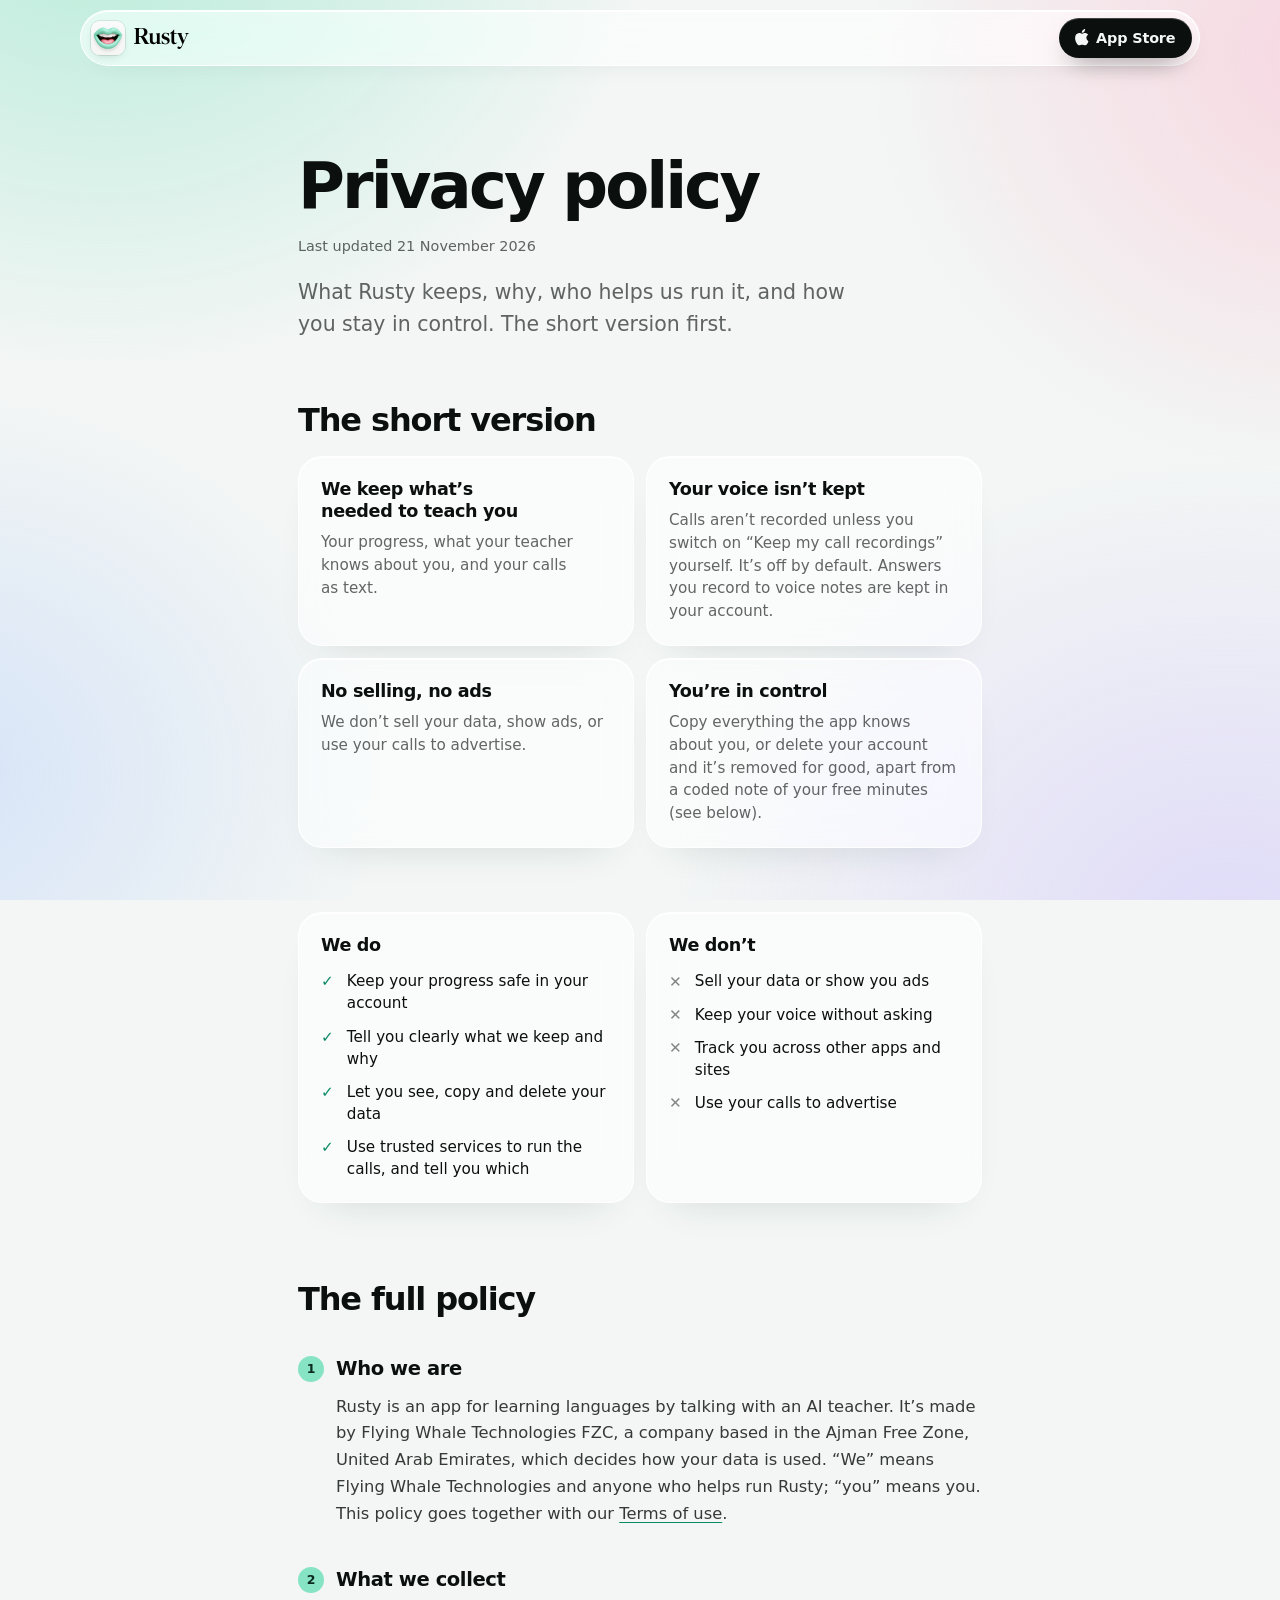
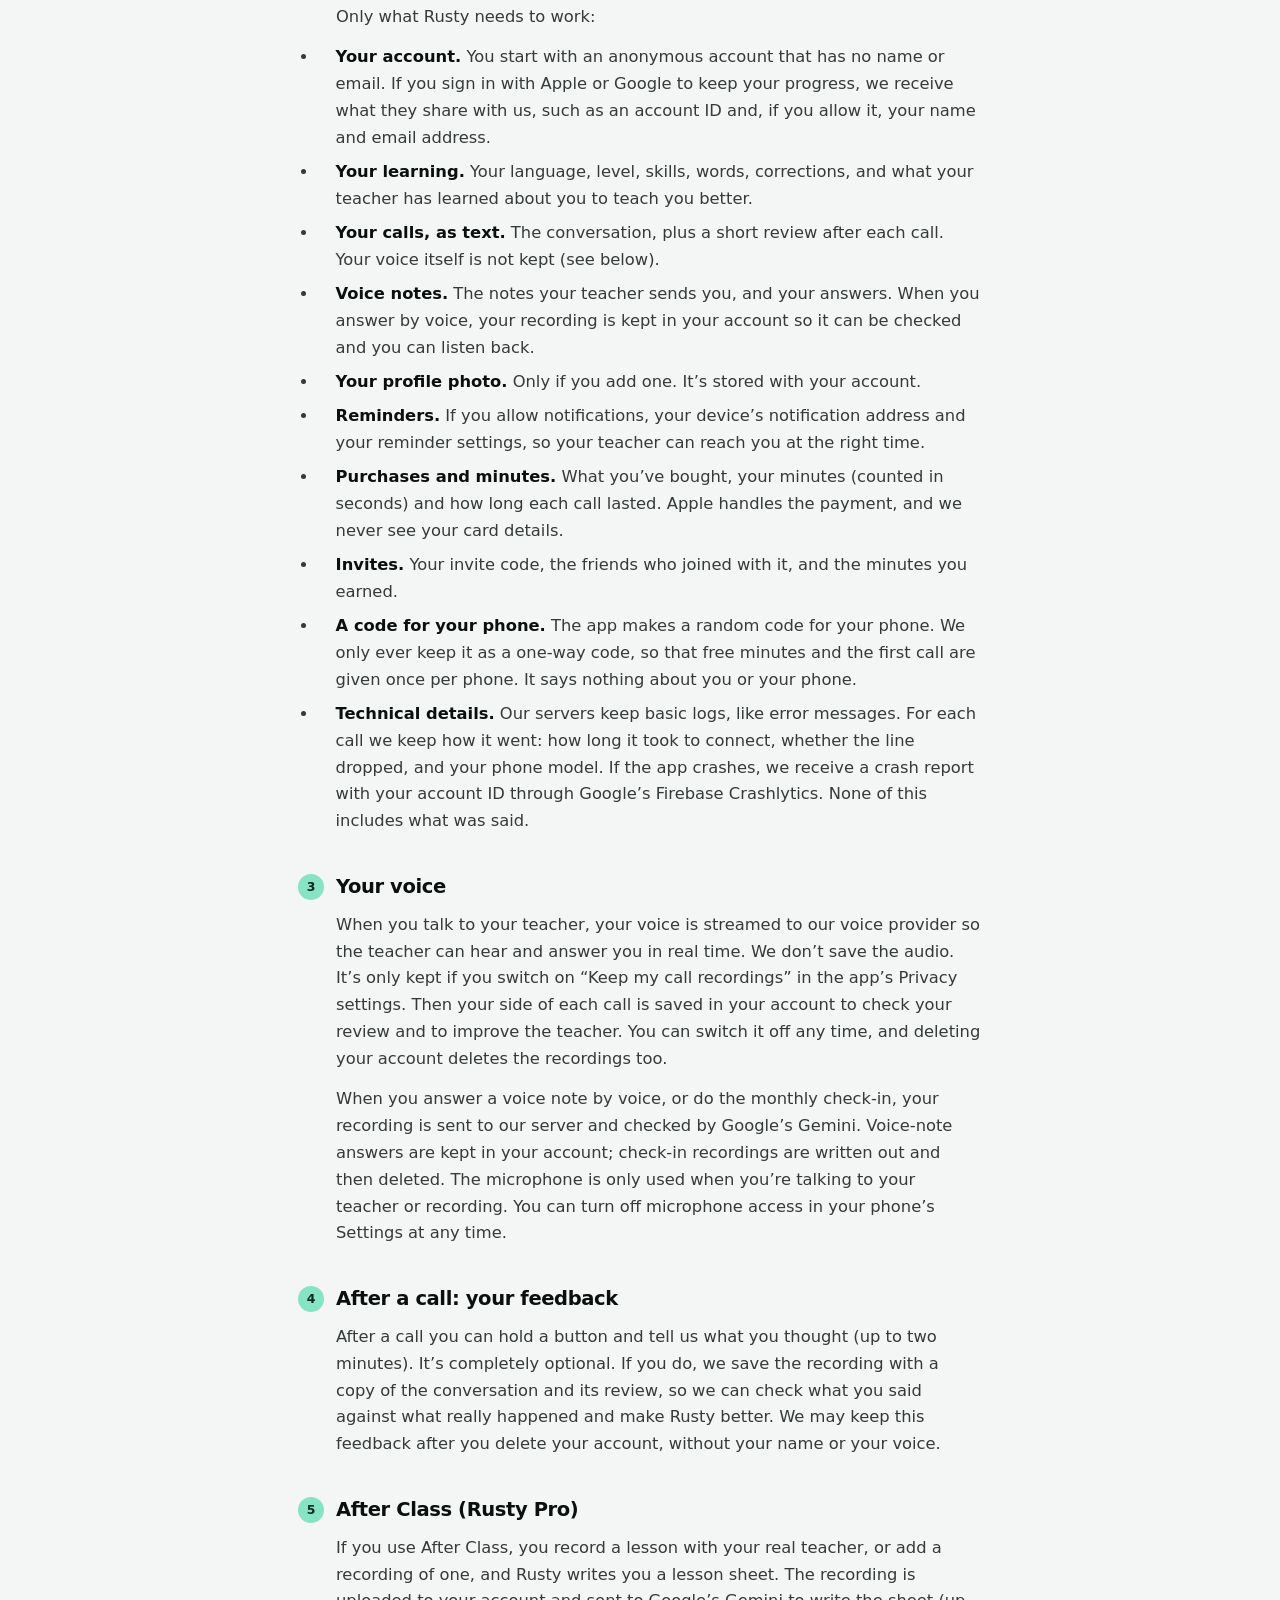
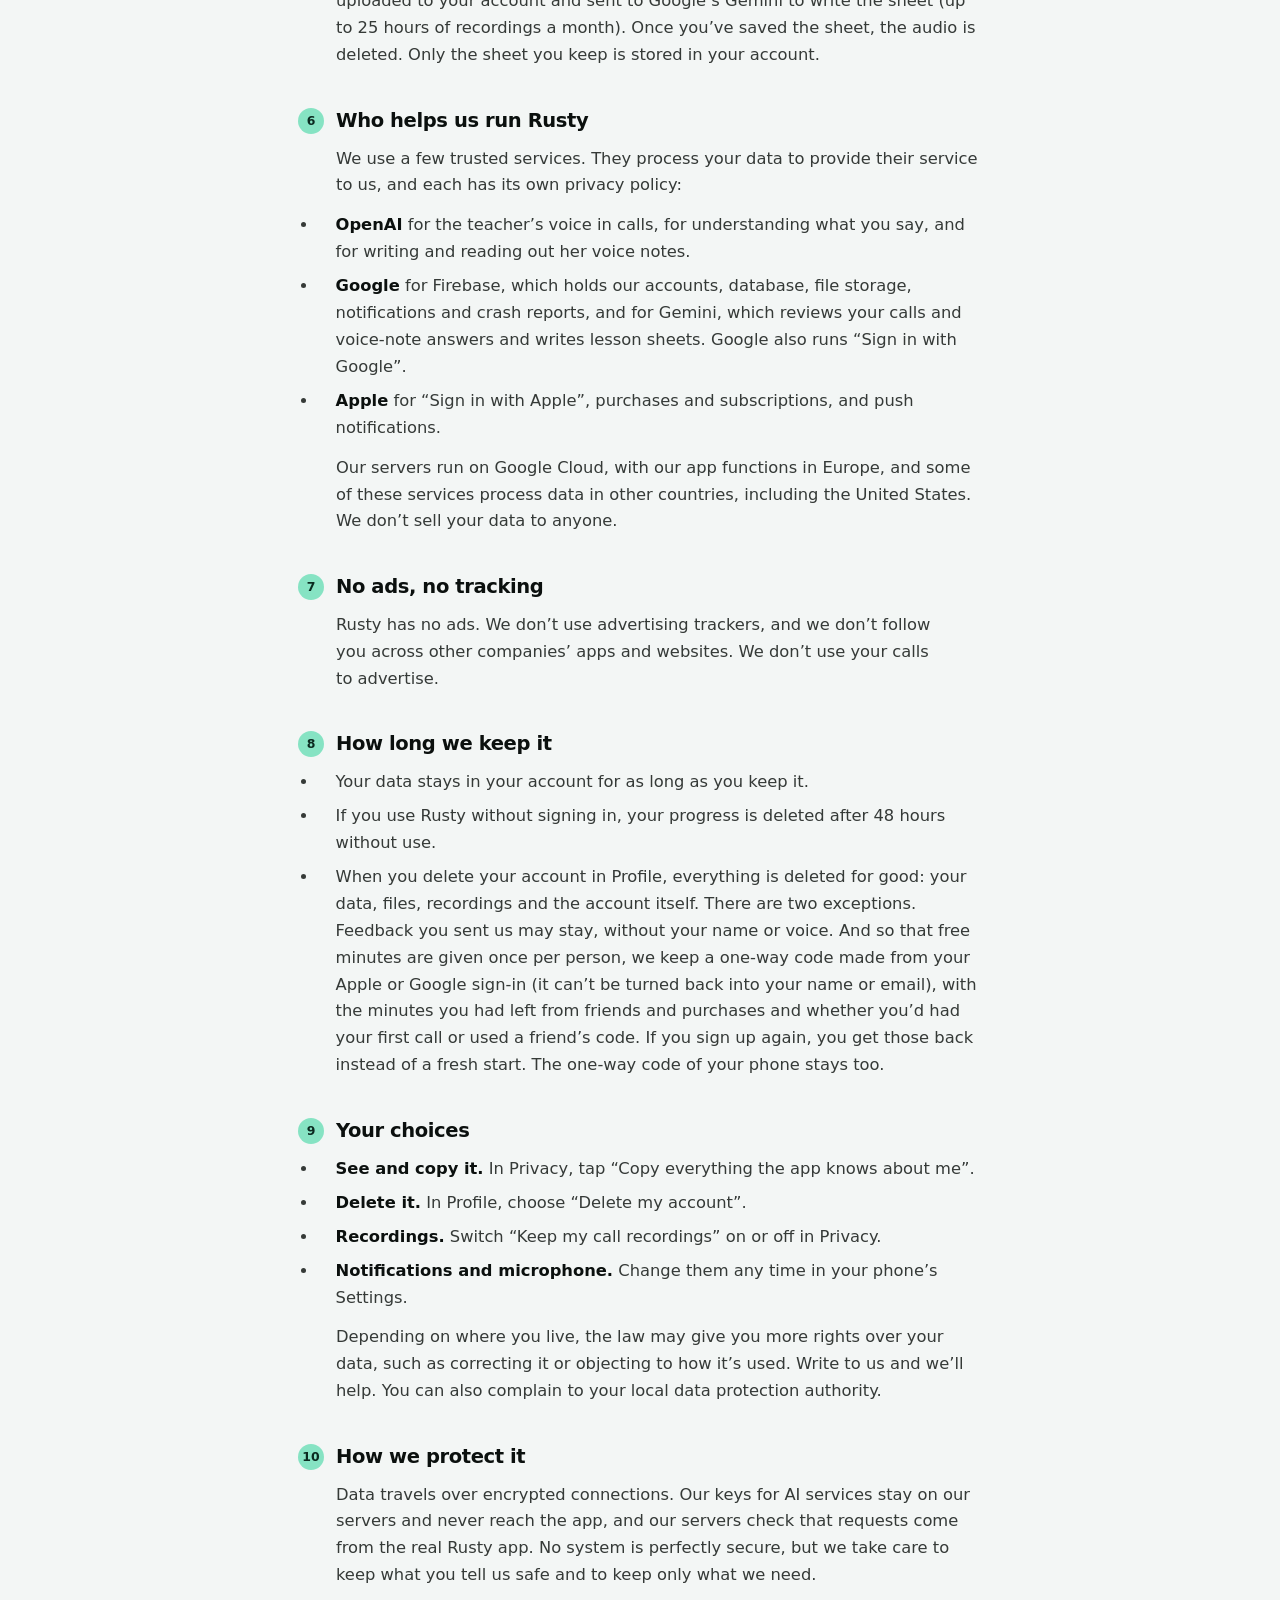
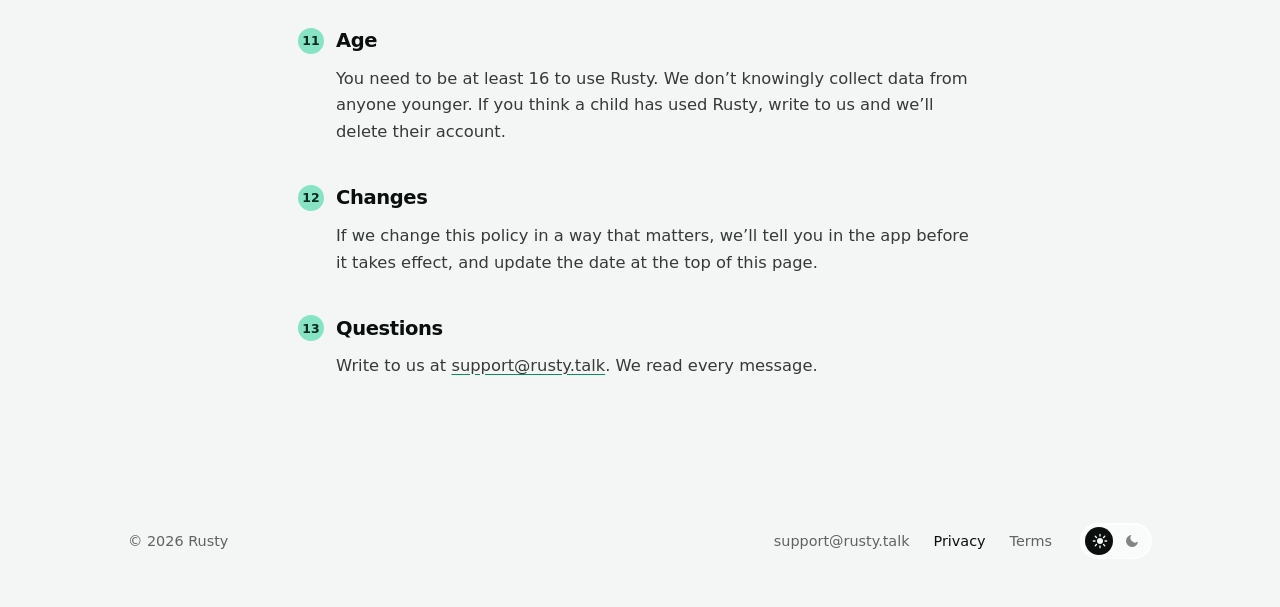
<file: privacy.html>
<!doctype html>
<html lang="en">
<head>
  <meta charset="utf-8">
  <meta name="viewport" content="width=device-width, initial-scale=1">
  <title>Privacy policy · Rusty</title>
  <meta name="description" content="How Rusty handles your data, in plain language. We never sell it or show ads, your voice isn’t kept unless you choose, and you can delete everything any time.">
  <meta name="theme-color" content="#f3f6f5">
  <meta property="og:title" content="Privacy policy · Rusty">
  <meta property="og:description" content="How Rusty handles your data, in plain language.">
  <meta property="og:type" content="website">
  <meta property="og:image" content="rusty_appicon.png">
  <link rel="icon" type="image/png" href="rusty_appicon.png">
  <link rel="apple-touch-icon" href="art/touch-icon.png">
  <link rel="stylesheet" href="styles.css">
  <!-- Set the theme before first paint so there's no flash. Saved choice wins, otherwise follow the system. -->
  <script>
    (function () {
      var t;
      try { t = localStorage.getItem('theme'); } catch (e) {}
      if (t !== 'light' && t !== 'dark') {
        t = window.matchMedia('(prefers-color-scheme: dark)').matches ? 'dark' : 'light';
      }
      document.documentElement.setAttribute('data-theme', t);
      document.documentElement.classList.add('js');
    })();
  </script>
</head>
<body>

  <!-- Apple logo, reused inside the App Store buttons (same artwork as applelogo.svg). -->
  <svg width="0" height="0" style="position:absolute" aria-hidden="true" focusable="false">
    <symbol id="apple-logo" viewBox="0 0 814 1000"><path d="M788.1 340.9c-5.8 4.5-108.2 62.2-108.2 190.5 0 148.4 130.3 200.9 134.2 202.2-.6 3.2-20.7 71.9-68.7 141.9-42.8 61.6-87.5 123.1-155.5 123.1s-85.5-39.5-164-39.5c-76.5 0-103.7 40.8-165.9 40.8s-105.6-57-155.5-127C46.7 790.7 0 663 0 541.8c0-194.4 126.4-297.5 250.8-297.5 66.1 0 121.2 43.4 162.7 43.4 39.5 0 101.1-46 176.3-46 28.5 0 130.9 2.6 198.3 99.2zm-234-181.5c31.1-36.9 53.1-88.1 53.1-139.3 0-7.1-.6-14.3-1.9-20.1-50.6 1.9-110.8 33.7-147.1 75.8-28.5 32.4-55.1 83.6-55.1 135.5 0 7.8 1.3 15.6 1.9 18.1 3.2.6 8.4 1.3 13.6 1.3 45.4 0 102.5-30.4 135.5-71.3z"/></symbol>
  </svg>

  <header class="nav">
    <a class="brand" href="index.html" aria-label="Rusty, back to the home page">
      <img src="rusty_appicon.png" alt="" width="34" height="34">
      <img class="brand__word" src="rustywordmark.svg" alt="" width="895" height="339">
    </a>
    <div class="nav__actions">
      <!-- TODO: replace "#" with the App Store URL (all download links). -->
      <a class="btn btn--small btn--store" href="#"><svg class="btn__apple" aria-hidden="true" focusable="false"><use href="#apple-logo"/></svg>App Store</a>
    </div>
  </header>

  <main id="top" class="legal">

    <header class="legal__head">
      <h1>Privacy policy</h1>
      <p class="legal__meta">Last updated 21 November 2026</p>
      <p class="legal__lede">What Rusty keeps, why, who helps us run it, and how you stay in control. The short version first.</p>
    </header>

    <h2 class="reveal">The short version</h2>
    <ul class="glance" data-stagger>
      <li>
        <h3>We keep what’s needed to teach you</h3>
        <p>Your progress, what your teacher knows about you, and your calls as text.</p>
      </li>
      <li>
        <h3>Your voice isn’t kept</h3>
        <p>Calls aren’t recorded unless you switch on “Keep my call recordings” yourself. It’s off by default. Answers you record to voice notes are kept in your account.</p>
      </li>
      <li>
        <h3>No selling, no ads</h3>
        <p>We don’t sell your data, show ads, or use your calls to advertise.</p>
      </li>
      <li>
        <h3>You’re in control</h3>
        <p>Copy everything the app knows about you, or delete your account and it’s removed for good, apart from a coded note of your free minutes (see below).</p>
      </li>
    </ul>

    <div class="dodont reveal">
      <div class="yes">
        <h3>We do</h3>
        <ul>
          <li>Keep your progress safe in your account</li>
          <li>Tell you clearly what we keep and why</li>
          <li>Let you see, copy and delete your data</li>
          <li>Use trusted services to run the calls, and tell you which</li>
        </ul>
      </div>
      <div class="no">
        <h3>We don’t</h3>
        <ul>
          <li>Sell your data or show you ads</li>
          <li>Keep your voice without asking</li>
          <li>Track you across other apps and sites</li>
          <li>Use your calls to advertise</li>
        </ul>
      </div>
    </div>

    <h2 class="reveal">The full policy</h2>
    <div class="legal__full">
      <section class="reveal">
        <h3>Who we are</h3>
        <p>Rusty is an app for learning languages by talking with an AI teacher. It’s made by Flying Whale Technologies FZC, a company based in the Ajman Free Zone, United Arab Emirates, which decides how your data is used. “We” means Flying Whale Technologies and anyone who helps run Rusty; “you” means you. This policy goes together with our <a href="terms.html">Terms of use</a>.</p>
      </section>
      <section class="reveal">
        <h3>What we collect</h3>
        <p>Only what Rusty needs to work:</p>
        <ul>
          <li><strong>Your account.</strong> You start with an anonymous account that has no name or email. If you sign in with Apple or Google to keep your progress, we receive what they share with us, such as an account ID and, if you allow it, your name and email address.</li>
          <li><strong>Your learning.</strong> Your language, level, skills, words, corrections, and what your teacher has learned about you to teach you better.</li>
          <li><strong>Your calls, as text.</strong> The conversation, plus a short review after each call. Your voice itself is not kept (see below).</li>
          <li><strong>Voice notes.</strong> The notes your teacher sends you, and your answers. When you answer by voice, your recording is kept in your account so it can be checked and you can listen back.</li>
          <li><strong>Your profile photo.</strong> Only if you add one. It’s stored with your account.</li>
          <li><strong>Reminders.</strong> If you allow notifications, your device’s notification address and your reminder settings, so your teacher can reach you at the right time.</li>
          <li><strong>Purchases and minutes.</strong> What you’ve bought, your minutes (counted in seconds) and how long each call lasted. Apple handles the payment, and we never see your card details.</li>
          <li><strong>Invites.</strong> Your invite code, the friends who joined with it, and the minutes you earned.</li>
          <li><strong>A code for your phone.</strong> The app makes a random code for your phone. We only ever keep it as a one-way code, so that free minutes and the first call are given once per phone. It says nothing about you or your phone.</li>
          <li><strong>Technical details.</strong> Our servers keep basic logs, like error messages. For each call we keep how it went: how long it took to connect, whether the line dropped, and your phone model. If the app crashes, we receive a crash report with your account ID through Google’s Firebase Crashlytics. None of this includes what was said.</li>
        </ul>
      </section>
      <section class="reveal">
        <h3>Your voice</h3>
        <p>When you talk to your teacher, your voice is streamed to our voice provider so the teacher can hear and answer you in real time. We don’t save the audio. It’s only kept if you switch on “Keep my call recordings” in the app’s Privacy settings. Then your side of each call is saved in your account to check your review and to improve the teacher. You can switch it off any time, and deleting your account deletes the recordings too.</p>
        <p>When you answer a voice note by voice, or do the monthly check-in, your recording is sent to our server and checked by Google’s Gemini. Voice-note answers are kept in your account; check-in recordings are written out and then deleted. The microphone is only used when you’re talking to your teacher or recording. You can turn off microphone access in your phone’s Settings at any time.</p>
      </section>
      <section class="reveal">
        <h3>After a call: your feedback</h3>
        <p>After a call you can hold a button and tell us what you thought (up to two minutes). It’s completely optional. If you do, we save the recording with a copy of the conversation and its review, so we can check what you said against what really happened and make Rusty better. We may keep this feedback after you delete your account, without your name or your voice.</p>
      </section>
      <section class="reveal">
        <h3>After Class (Rusty Pro)</h3>
        <p>If you use After Class, you record a lesson with your real teacher, or add a recording of one, and Rusty writes you a lesson sheet. The recording is uploaded to your account and sent to Google’s Gemini to write the sheet (up to 25 hours of recordings a month). Once you’ve saved the sheet, the audio is deleted. Only the sheet you keep is stored in your account.</p>
      </section>
      <section class="reveal">
        <h3>Who helps us run Rusty</h3>
        <p>We use a few trusted services. They process your data to provide their service to us, and each has its own privacy policy:</p>
        <ul>
          <li><strong>OpenAI</strong> for the teacher’s voice in calls, for understanding what you say, and for writing and reading out her voice notes.</li>
          <li><strong>Google</strong> for Firebase, which holds our accounts, database, file storage, notifications and crash reports, and for Gemini, which reviews your calls and voice-note answers and writes lesson sheets. Google also runs “Sign in with Google”.</li>
          <li><strong>Apple</strong> for “Sign in with Apple”, purchases and subscriptions, and push notifications.</li>
        </ul>
        <p>Our servers run on Google Cloud, with our app functions in Europe, and some of these services process data in other countries, including the United States. We don’t sell your data to anyone.</p>
      </section>
      <section class="reveal">
        <h3>No ads, no tracking</h3>
        <p>Rusty has no ads. We don’t use advertising trackers, and we don’t follow you across other companies’ apps and websites. We don’t use your calls to advertise.</p>
      </section>
      <section class="reveal">
        <h3>How long we keep it</h3>
        <ul>
          <li>Your data stays in your account for as long as you keep it.</li>
          <li>If you use Rusty without signing in, your progress is deleted after 48 hours without use.</li>
          <li>When you delete your account in Profile, everything is deleted for good: your data, files, recordings and the account itself. There are two exceptions. Feedback you sent us may stay, without your name or voice. And so that free minutes are given once per person, we keep a one-way code made from your Apple or Google sign-in (it can’t be turned back into your name or email), with the minutes you had left from friends and purchases and whether you’d had your first call or used a friend’s code. If you sign up again, you get those back instead of a fresh start. The one-way code of your phone stays too.</li>
        </ul>
      </section>
      <section class="reveal">
        <h3>Your choices</h3>
        <ul>
          <li><strong>See and copy it.</strong> In Privacy, tap “Copy everything the app knows about me”.</li>
          <li><strong>Delete it.</strong> In Profile, choose “Delete my account”.</li>
          <li><strong>Recordings.</strong> Switch “Keep my call recordings” on or off in Privacy.</li>
          <li><strong>Notifications and microphone.</strong> Change them any time in your phone’s Settings.</li>
        </ul>
        <p>Depending on where you live, the law may give you more rights over your data, such as correcting it or objecting to how it’s used. Write to us and we’ll help. You can also complain to your local data protection authority.</p>
      </section>
      <section class="reveal">
        <h3>How we protect it</h3>
        <p>Data travels over encrypted connections. Our keys for AI services stay on our servers and never reach the app, and our servers check that requests come from the real Rusty app. No system is perfectly secure, but we take care to keep what you tell us safe and to keep only what we need.</p>
      </section>
      <section class="reveal">
        <h3>Age</h3>
        <p>You need to be at least 16 to use Rusty. We don’t knowingly collect data from anyone younger. If you think a child has used Rusty, write to us and we’ll delete their account.</p>
      </section>
      <section class="reveal">
        <h3>Changes</h3>
        <p>If we change this policy in a way that matters, we’ll tell you in the app before it takes effect, and update the date at the top of this page.</p>
      </section>
      <section class="reveal">
        <h3>Questions</h3>
        <p>Write to us at <a href="mailto:support@rusty.talk">support@rusty.talk</a>. We read every message.</p>
      </section>
    </div>

  </main>

  <footer class="footer">
    <span>© 2026 Rusty</span>
    <div class="footer__end">
      <nav aria-label="Footer">
        <a href="mailto:support@rusty.talk">support@rusty.talk</a>
        <a href="privacy.html" aria-current="page">Privacy</a>
        <a href="terms.html">Terms</a>
      </nav>
      <button class="theme-toggle" type="button" aria-label="Switch to dark mode">
        <svg class="icon-sun" viewBox="0 0 24 24" aria-hidden="true"><circle cx="12" cy="12" r="4.5" fill="currentColor"/><g stroke="currentColor" stroke-width="2" stroke-linecap="round"><path d="M12 2v2.5M12 19.5V22M2 12h2.5M19.5 12H22M4.9 4.9l1.8 1.8M17.3 17.3l1.8 1.8M4.9 19.1l1.8-1.8M17.3 6.7l1.8-1.8"/></g></svg>
        <svg class="icon-moon" viewBox="0 0 24 24" aria-hidden="true"><path d="M21 12.8A9 9 0 1 1 11.2 3a7 7 0 0 0 9.8 9.8z" fill="currentColor"/></svg>
      </button>
    </div>
  </footer>

  <script src="script.js"></script>
</body>
</html>
</file>
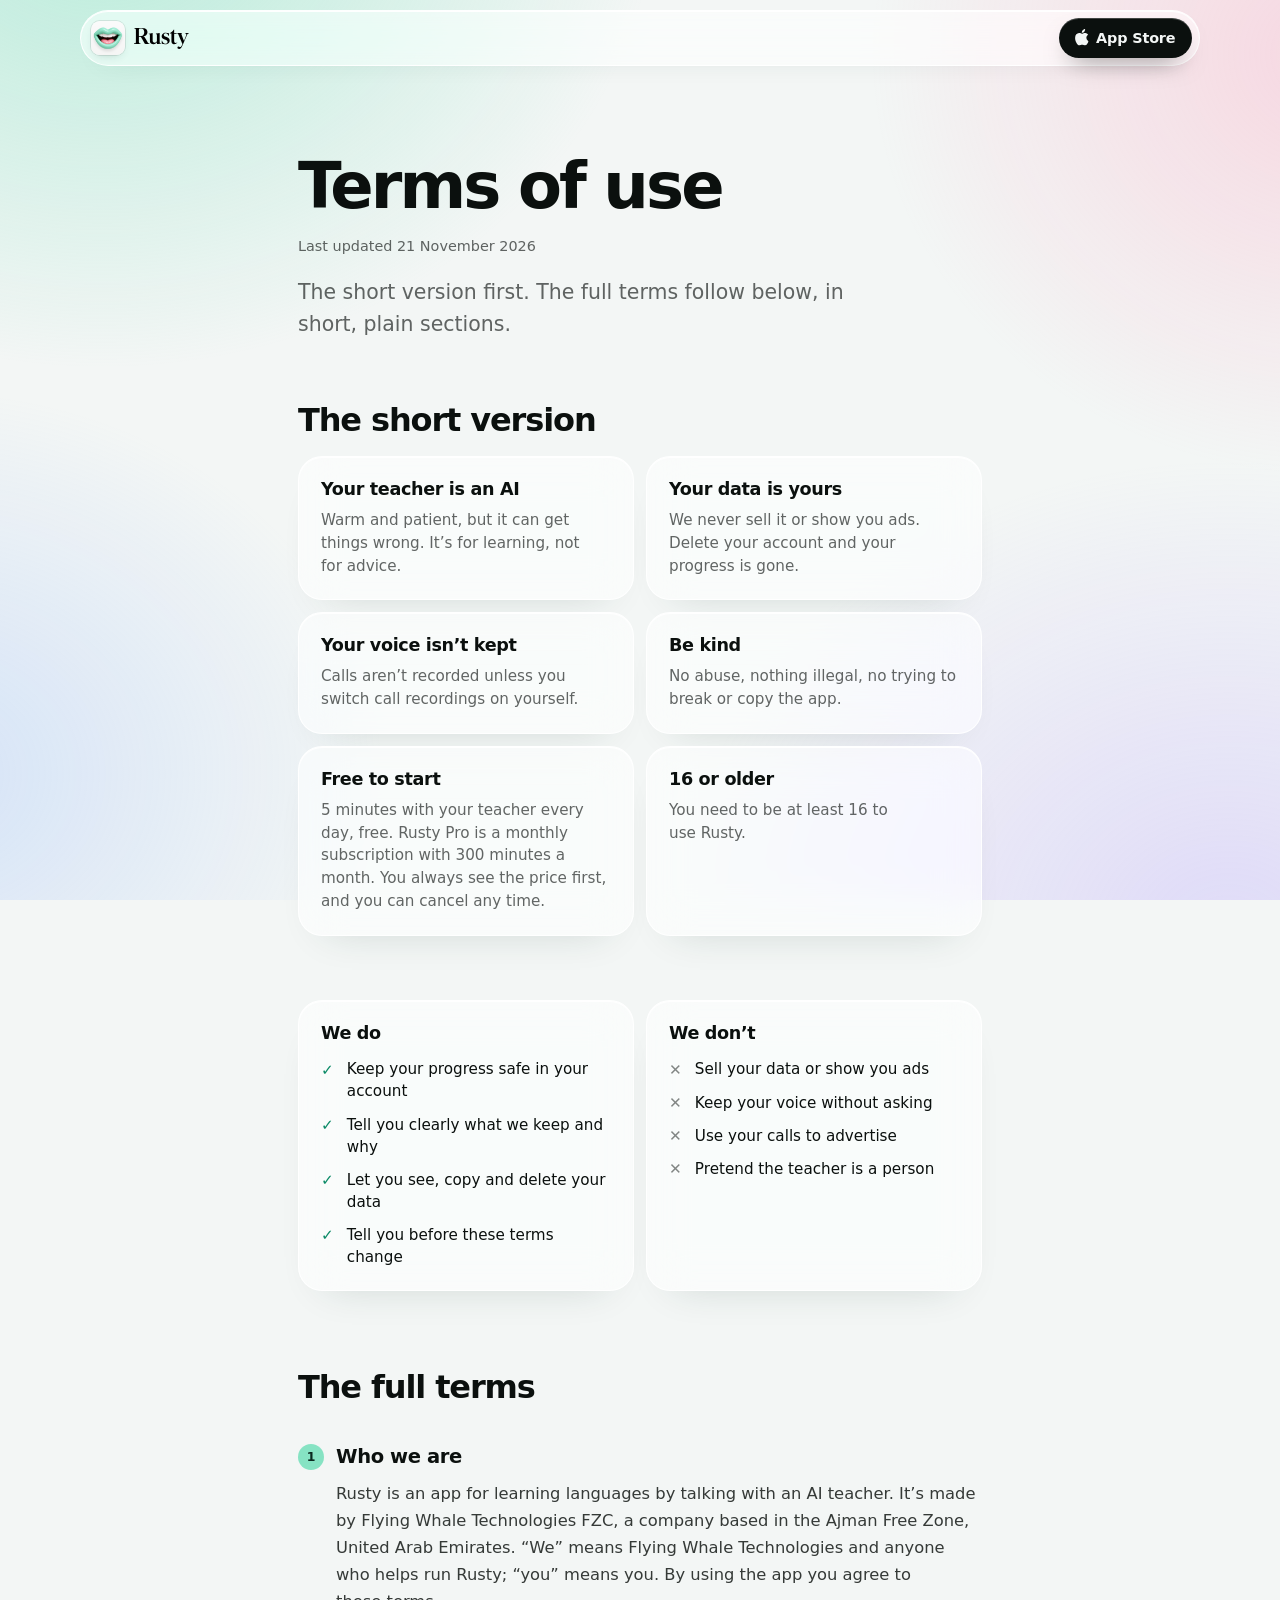
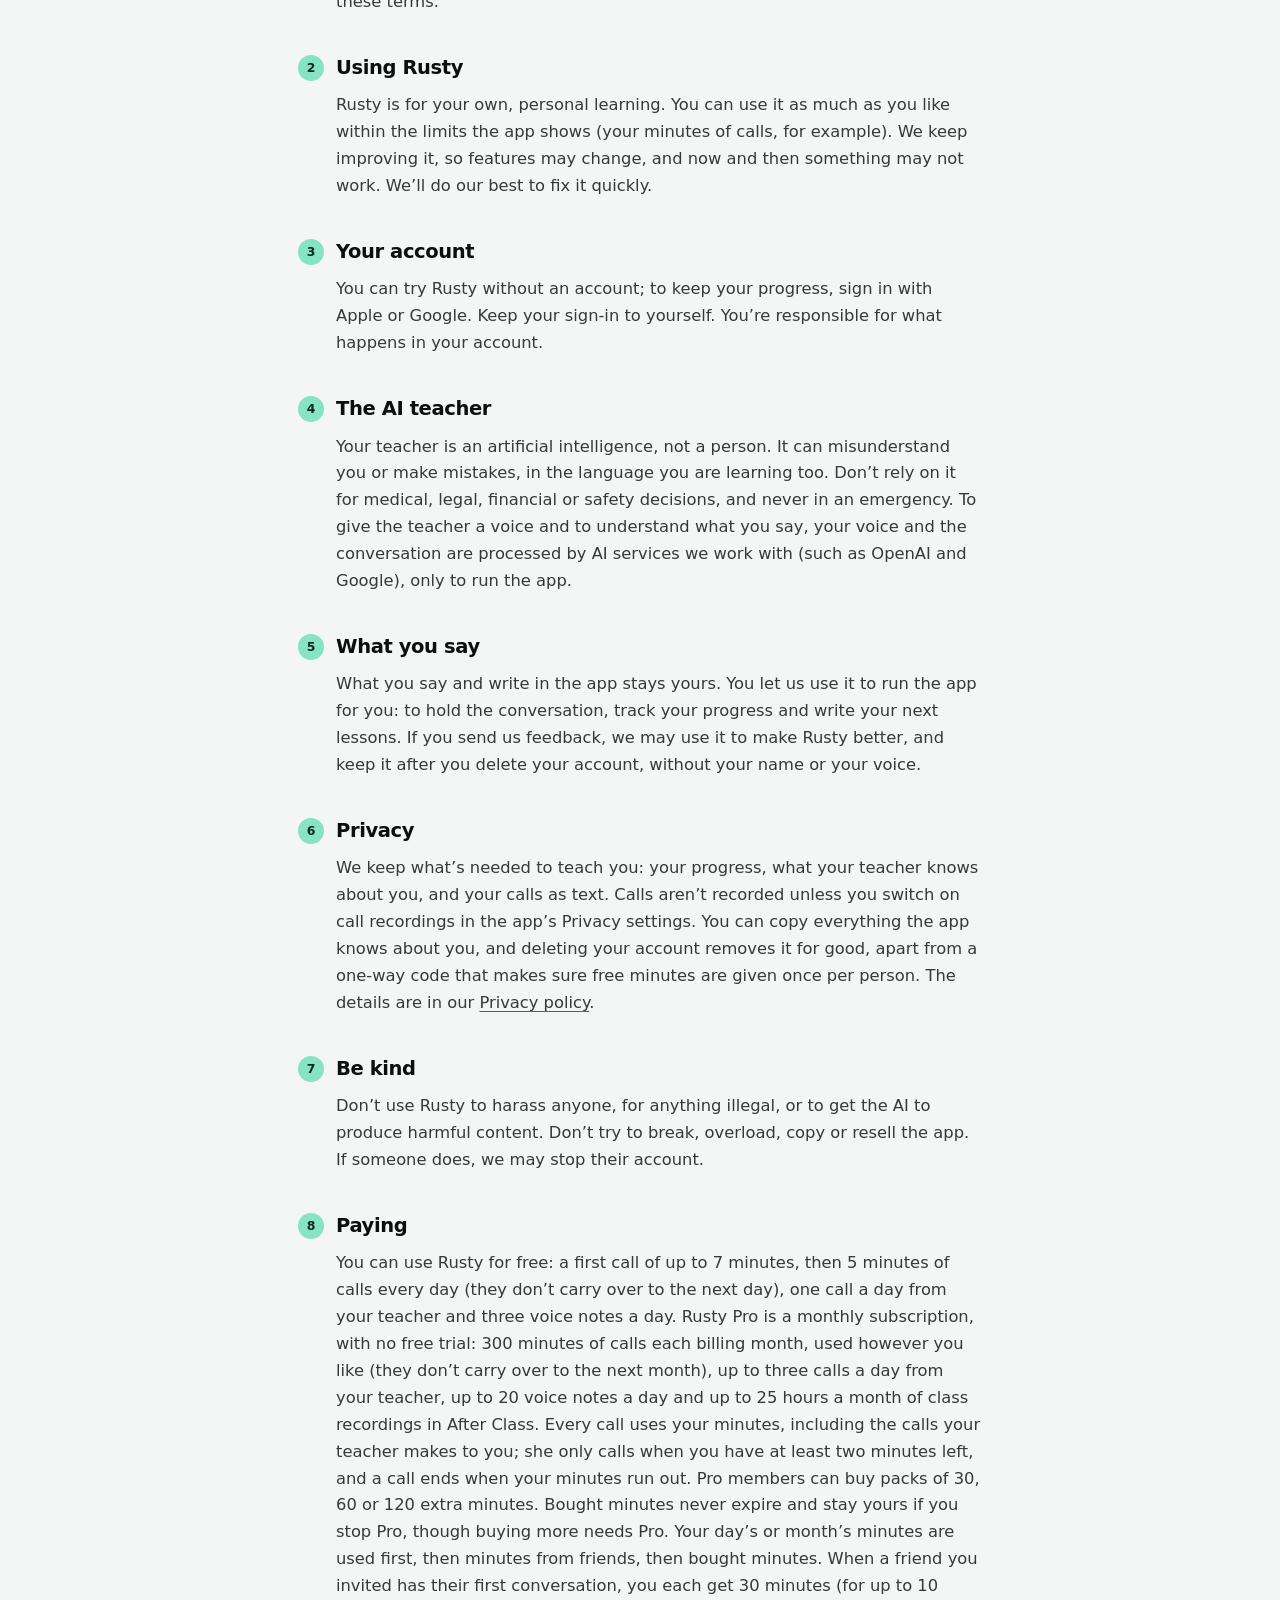
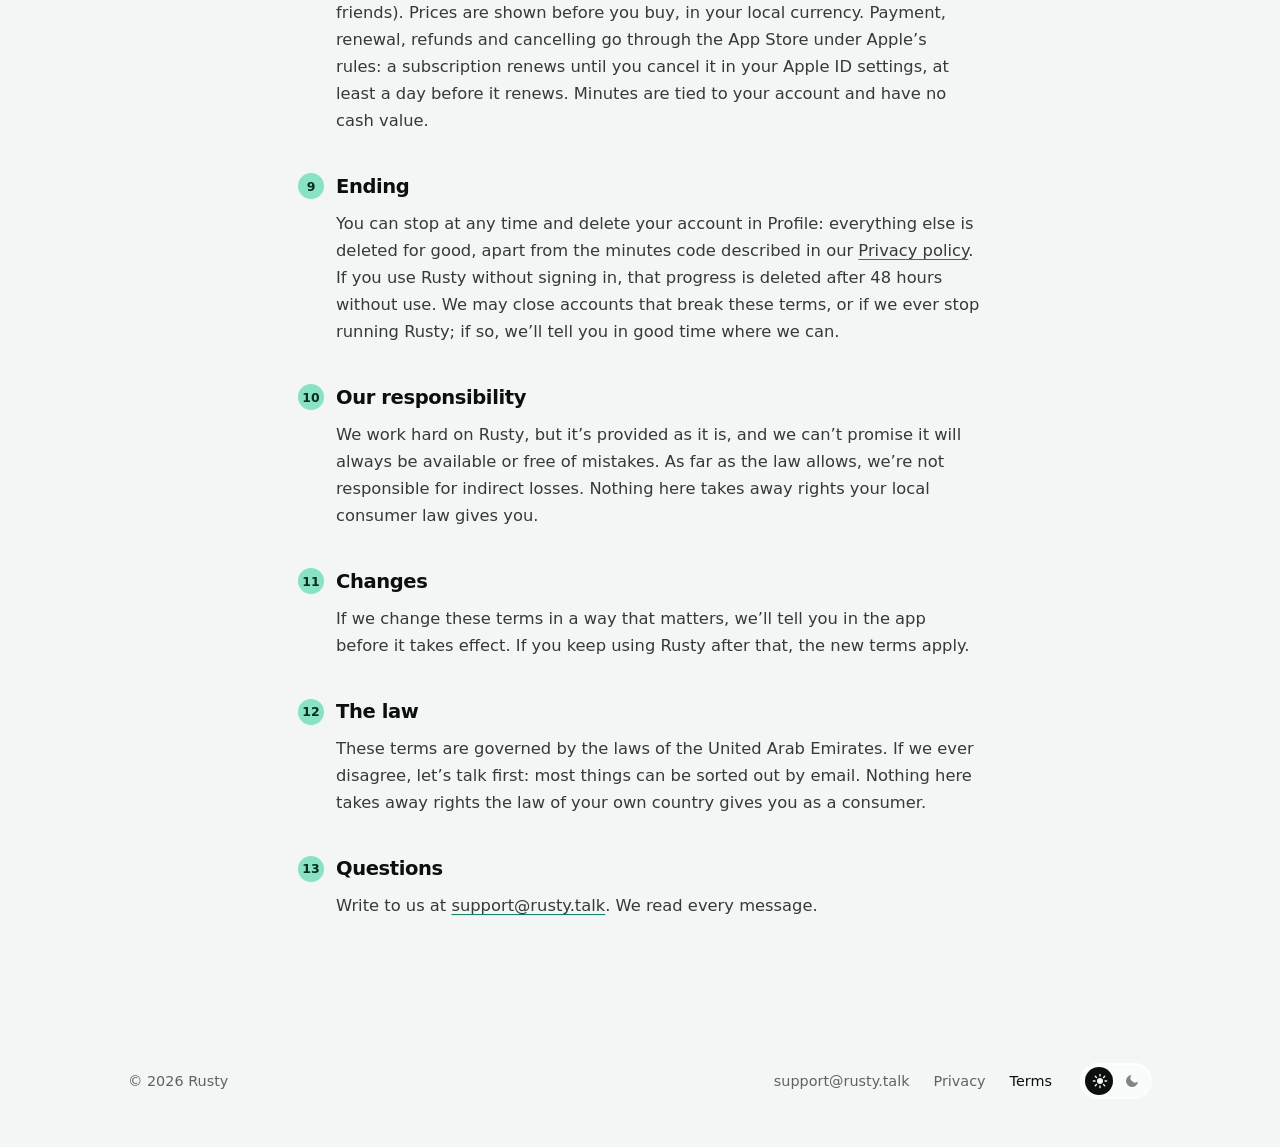
<file: terms.html>
<!doctype html>
<html lang="en">
<head>
  <meta charset="utf-8">
  <meta name="viewport" content="width=device-width, initial-scale=1">
  <title>Terms of use · Rusty</title>
  <meta name="description" content="The terms for using Rusty, in plain language. Your teacher is an AI, your data is yours, and you can delete your account any time.">
  <meta name="theme-color" content="#f3f6f5">
  <meta property="og:title" content="Terms of use · Rusty">
  <meta property="og:description" content="The terms for using Rusty, in plain language.">
  <meta property="og:type" content="website">
  <meta property="og:image" content="rusty_appicon.png">
  <link rel="icon" type="image/png" href="rusty_appicon.png">
  <link rel="apple-touch-icon" href="art/touch-icon.png">
  <link rel="stylesheet" href="styles.css">
  <!-- Set the theme before first paint so there's no flash. Saved choice wins, otherwise follow the system. -->
  <script>
    (function () {
      var t;
      try { t = localStorage.getItem('theme'); } catch (e) {}
      if (t !== 'light' && t !== 'dark') {
        t = window.matchMedia('(prefers-color-scheme: dark)').matches ? 'dark' : 'light';
      }
      document.documentElement.setAttribute('data-theme', t);
      document.documentElement.classList.add('js');
    })();
  </script>
</head>
<body>

  <!-- Apple logo, reused inside the App Store buttons (same artwork as applelogo.svg). -->
  <svg width="0" height="0" style="position:absolute" aria-hidden="true" focusable="false">
    <symbol id="apple-logo" viewBox="0 0 814 1000"><path d="M788.1 340.9c-5.8 4.5-108.2 62.2-108.2 190.5 0 148.4 130.3 200.9 134.2 202.2-.6 3.2-20.7 71.9-68.7 141.9-42.8 61.6-87.5 123.1-155.5 123.1s-85.5-39.5-164-39.5c-76.5 0-103.7 40.8-165.9 40.8s-105.6-57-155.5-127C46.7 790.7 0 663 0 541.8c0-194.4 126.4-297.5 250.8-297.5 66.1 0 121.2 43.4 162.7 43.4 39.5 0 101.1-46 176.3-46 28.5 0 130.9 2.6 198.3 99.2zm-234-181.5c31.1-36.9 53.1-88.1 53.1-139.3 0-7.1-.6-14.3-1.9-20.1-50.6 1.9-110.8 33.7-147.1 75.8-28.5 32.4-55.1 83.6-55.1 135.5 0 7.8 1.3 15.6 1.9 18.1 3.2.6 8.4 1.3 13.6 1.3 45.4 0 102.5-30.4 135.5-71.3z"/></symbol>
  </svg>

  <header class="nav">
    <a class="brand" href="index.html" aria-label="Rusty, back to the home page">
      <img src="rusty_appicon.png" alt="" width="34" height="34">
      <img class="brand__word" src="rustywordmark.svg" alt="" width="895" height="339">
    </a>
    <div class="nav__actions">
      <!-- TODO: replace "#" with the App Store URL (all download links). -->
      <a class="btn btn--small btn--store" href="#"><svg class="btn__apple" aria-hidden="true" focusable="false"><use href="#apple-logo"/></svg>App Store</a>
    </div>
  </header>

  <main id="top" class="legal">

    <header class="legal__head">
      <h1>Terms of use</h1>
      <p class="legal__meta">Last updated 21 November 2026</p>
      <p class="legal__lede">The short version first. The full terms follow below, in short, plain sections.</p>
    </header>

    <h2 class="reveal">The short version</h2>
    <ul class="glance" data-stagger>
      <li>
        <h3>Your teacher is an AI</h3>
        <p>Warm and patient, but it can get things wrong. It’s for learning, not for advice.</p>
      </li>
      <li>
        <h3>Your data is yours</h3>
        <p>We never sell it or show you ads. Delete your account and your progress is gone.</p>
      </li>
      <li>
        <h3>Your voice isn’t kept</h3>
        <p>Calls aren’t recorded unless you switch call recordings on yourself.</p>
      </li>
      <li>
        <h3>Be kind</h3>
        <p>No abuse, nothing illegal, no trying to break or copy the app.</p>
      </li>
      <li>
        <h3>Free to start</h3>
        <p>5 minutes with your teacher every day, free. Rusty Pro is a monthly subscription with 300 minutes a month. You always see the price first, and you can cancel any time.</p>
      </li>
      <li>
        <h3>16 or older</h3>
        <p>You need to be at least 16 to use Rusty.</p>
      </li>
    </ul>

    <div class="dodont reveal">
      <div class="yes">
        <h3>We do</h3>
        <ul>
          <li>Keep your progress safe in your account</li>
          <li>Tell you clearly what we keep and why</li>
          <li>Let you see, copy and delete your data</li>
          <li>Tell you before these terms change</li>
        </ul>
      </div>
      <div class="no">
        <h3>We don’t</h3>
        <ul>
          <li>Sell your data or show you ads</li>
          <li>Keep your voice without asking</li>
          <li>Use your calls to advertise</li>
          <li>Pretend the teacher is a person</li>
        </ul>
      </div>
    </div>

    <h2 class="reveal">The full terms</h2>
    <div class="legal__full">
      <section class="reveal">
        <h3>Who we are</h3>
        <p>Rusty is an app for learning languages by talking with an AI teacher. It’s made by Flying Whale Technologies FZC, a company based in the Ajman Free Zone, United Arab Emirates. “We” means Flying Whale Technologies and anyone who helps run Rusty; “you” means you. By using the app you agree to these terms.</p>
      </section>
      <section class="reveal">
        <h3>Using Rusty</h3>
        <p>Rusty is for your own, personal learning. You can use it as much as you like within the limits the app shows (your minutes of calls, for example). We keep improving it, so features may change, and now and then something may not work. We’ll do our best to fix it quickly.</p>
      </section>
      <section class="reveal">
        <h3>Your account</h3>
        <p>You can try Rusty without an account; to keep your progress, sign in with Apple or Google. Keep your sign-in to yourself. You’re responsible for what happens in your account.</p>
      </section>
      <section class="reveal">
        <h3>The AI teacher</h3>
        <p>Your teacher is an artificial intelligence, not a person. It can misunderstand you or make mistakes, in the language you are learning too. Don’t rely on it for medical, legal, financial or safety decisions, and never in an emergency. To give the teacher a voice and to understand what you say, your voice and the conversation are processed by AI services we work with (such as OpenAI and Google), only to run the app.</p>
      </section>
      <section class="reveal">
        <h3>What you say</h3>
        <p>What you say and write in the app stays yours. You let us use it to run the app for you: to hold the conversation, track your progress and write your next lessons. If you send us feedback, we may use it to make Rusty better, and keep it after you delete your account, without your name or your voice.</p>
      </section>
      <section class="reveal">
        <h3>Privacy</h3>
        <p>We keep what’s needed to teach you: your progress, what your teacher knows about you, and your calls as text. Calls aren’t recorded unless you switch on call recordings in the app’s Privacy settings. You can copy everything the app knows about you, and deleting your account removes it for good, apart from a one-way code that makes sure free minutes are given once per person. The details are in our <a href="privacy.html">Privacy policy</a>.</p>
      </section>
      <section class="reveal">
        <h3>Be kind</h3>
        <p>Don’t use Rusty to harass anyone, for anything illegal, or to get the AI to produce harmful content. Don’t try to break, overload, copy or resell the app. If someone does, we may stop their account.</p>
      </section>
      <section class="reveal">
        <h3>Paying</h3>
        <p>You can use Rusty for free: a first call of up to 7 minutes, then 5 minutes of calls every day (they don’t carry over to the next day), one call a day from your teacher and three voice notes a day. Rusty Pro is a monthly subscription, with no free trial: 300 minutes of calls each billing month, used however you like (they don’t carry over to the next month), up to three calls a day from your teacher, up to 20 voice notes a day and up to 25 hours a month of class recordings in After Class. Every call uses your minutes, including the calls your teacher makes to you; she only calls when you have at least two minutes left, and a call ends when your minutes run out. Pro members can buy packs of 30, 60 or 120 extra minutes. Bought minutes never expire and stay yours if you stop Pro, though buying more needs Pro. Your day’s or month’s minutes are used first, then minutes from friends, then bought minutes. When a friend you invited has their first conversation, you each get 30 minutes (for up to 10 friends). Prices are shown before you buy, in your local currency. Payment, renewal, refunds and cancelling go through the App Store under Apple’s rules: a subscription renews until you cancel it in your Apple ID settings, at least a day before it renews. Minutes are tied to your account and have no cash value.</p>
      </section>
      <section class="reveal">
        <h3>Ending</h3>
        <p>You can stop at any time and delete your account in Profile: everything else is deleted for good, apart from the minutes code described in our <a href="privacy.html">Privacy policy</a>. If you use Rusty without signing in, that progress is deleted after 48 hours without use. We may close accounts that break these terms, or if we ever stop running Rusty; if so, we’ll tell you in good time where we can.</p>
      </section>
      <section class="reveal">
        <h3>Our responsibility</h3>
        <p>We work hard on Rusty, but it’s provided as it is, and we can’t promise it will always be available or free of mistakes. As far as the law allows, we’re not responsible for indirect losses. Nothing here takes away rights your local consumer law gives you.</p>
      </section>
      <section class="reveal">
        <h3>Changes</h3>
        <p>If we change these terms in a way that matters, we’ll tell you in the app before it takes effect. If you keep using Rusty after that, the new terms apply.</p>
      </section>
      <section class="reveal">
        <h3>The law</h3>
        <p>These terms are governed by the laws of the United Arab Emirates. If we ever disagree, let’s talk first: most things can be sorted out by email. Nothing here takes away rights the law of your own country gives you as a consumer.</p>
      </section>
      <section class="reveal">
        <h3>Questions</h3>
        <p>Write to us at <a href="mailto:support@rusty.talk">support@rusty.talk</a>. We read every message.</p>
      </section>
    </div>

  </main>

  <footer class="footer">
    <span>© 2026 Rusty</span>
    <div class="footer__end">
      <nav aria-label="Footer">
        <a href="mailto:support@rusty.talk">support@rusty.talk</a>
        <a href="privacy.html">Privacy</a>
        <a href="terms.html" aria-current="page">Terms</a>
      </nav>
      <button class="theme-toggle" type="button" aria-label="Switch to dark mode">
        <svg class="icon-sun" viewBox="0 0 24 24" aria-hidden="true"><circle cx="12" cy="12" r="4.5" fill="currentColor"/><g stroke="currentColor" stroke-width="2" stroke-linecap="round"><path d="M12 2v2.5M12 19.5V22M2 12h2.5M19.5 12H22M4.9 4.9l1.8 1.8M17.3 17.3l1.8 1.8M4.9 19.1l1.8-1.8M17.3 6.7l1.8-1.8"/></g></svg>
        <svg class="icon-moon" viewBox="0 0 24 24" aria-hidden="true"><path d="M21 12.8A9 9 0 1 1 11.2 3a7 7 0 0 0 9.8 9.8z" fill="currentColor"/></svg>
      </button>
    </div>
  </footer>

  <script src="script.js"></script>
</body>
</html>
</file>
<file: styles.css>
/* Rusty. Soft colour behind frosted glass, in light and dark.
   Colours come from the app icon (mint lips) and the app's pastel artwork. */
:root {
  --bg: #f3f6f5;
  --ink: #0b100e;
  --muted: rgba(11, 16, 14, 0.64);
  --hair: rgba(11, 16, 14, 0.09);

  --mint: #86e3c3;
  --mint-ink: #0b8a66;
  --pink: #ff9dbb;
  --blue: #8fb8ff;
  --violet: #b9a6ff;

  /* Glass */
  --glass: rgba(255, 255, 255, 0.58);
  --glass-strong: rgba(255, 255, 255, 0.74);
  --glass-edge: rgba(255, 255, 255, 0.9);
  --glass-shine: rgba(255, 255, 255, 0.95);
  --shadow: rgba(24, 60, 48, 0.2);
  --blur: saturate(180%) blur(22px);

  /* Background colour washes */
  --wash-a: rgba(134, 227, 195, 0.55);
  --wash-b: rgba(255, 157, 187, 0.34);
  --wash-c: rgba(185, 166, 255, 0.34);
  --wash-d: rgba(143, 184, 255, 0.3);

  --font: -apple-system, BlinkMacSystemFont, "SF Pro Display", "SF Pro Text", system-ui, "Inter", "Helvetica Neue", Helvetica, Arial, sans-serif;
  --wrap: 1120px;
  --pad: clamp(16px, 5vw, 48px);
  --section: clamp(52px, 9vw, 120px);
  --radius: clamp(24px, 3.4vw, 36px);
  --ease: cubic-bezier(0.22, 1, 0.36, 1);
  color-scheme: light;
}
:root[data-theme="dark"] {
  --bg: #060908;
  --ink: #f1f6f4;
  --muted: rgba(241, 246, 244, 0.64);
  --hair: rgba(255, 255, 255, 0.1);
  --mint-ink: #8fe6c8;
  --glass: rgba(255, 255, 255, 0.055);
  --glass-strong: rgba(20, 26, 24, 0.66);
  --glass-edge: rgba(255, 255, 255, 0.12);
  --glass-shine: rgba(255, 255, 255, 0.16);
  --shadow: rgba(0, 0, 0, 0.6);
  --wash-a: rgba(134, 227, 195, 0.2);
  --wash-b: rgba(255, 157, 187, 0.12);
  --wash-c: rgba(185, 166, 255, 0.15);
  --wash-d: rgba(143, 184, 255, 0.12);
  color-scheme: dark;
}
/* No JavaScript: still follow the system setting. */
@media (prefers-color-scheme: dark) {
  :root:not([data-theme]) {
    --bg: #060908;
    --ink: #f1f6f4;
    --muted: rgba(241, 246, 244, 0.64);
    --hair: rgba(255, 255, 255, 0.1);
    --mint-ink: #8fe6c8;
    --glass: rgba(255, 255, 255, 0.055);
    --glass-strong: rgba(20, 26, 24, 0.66);
    --glass-edge: rgba(255, 255, 255, 0.12);
    --glass-shine: rgba(255, 255, 255, 0.16);
    --shadow: rgba(0, 0, 0, 0.6);
    --wash-a: rgba(134, 227, 195, 0.2);
    --wash-b: rgba(255, 157, 187, 0.12);
    --wash-c: rgba(185, 166, 255, 0.15);
    --wash-d: rgba(143, 184, 255, 0.12);
    color-scheme: dark;
  }
}

*, *::before, *::after { box-sizing: border-box; font-style: normal; }
html { scroll-behavior: smooth; -webkit-text-size-adjust: 100%; background: var(--bg); }
body {
  position: relative;
  margin: 0;
  min-height: 100vh;
  min-height: 100svh;
  /* No background here: the page colour is on <html>, so the washes below can sit behind the content. */
  color: var(--ink);
  font-family: var(--font);
  font-size: 17px;
  line-height: 1.55;
  -webkit-font-smoothing: antialiased;
  -webkit-tap-highlight-color: transparent;
  overflow-x: clip;
}
/* The colour behind the glass: soft washes that stay put while the page scrolls. */
body::before {
  content: "";
  position: fixed;
  top: 0;
  left: 0;
  right: 0;
  height: 100lvh;
  min-height: 100%;
  z-index: -1;
  pointer-events: none;
  background:
    radial-gradient(70vmax 60vmax at 8% -12%, var(--wash-a), transparent 62%),
    radial-gradient(60vmax 55vmax at 104% 6%, var(--wash-b), transparent 60%),
    radial-gradient(70vmax 60vmax at 96% 104%, var(--wash-c), transparent 62%),
    radial-gradient(60vmax 50vmax at -6% 86%, var(--wash-d), transparent 60%);
}
h1, h2, h3, p, ul, ol, figure { margin: 0; padding: 0; }
ul, ol { list-style: none; }
img { max-width: 100%; }
a { color: inherit; }
a:focus-visible, button:focus-visible, .track:focus-visible { outline: 2px solid var(--ink); outline-offset: 3px; }

/* Type */
h1, h2, h3 {
  font-family: var(--font);
  font-weight: 700;
  letter-spacing: -0.035em;
  text-wrap: balance;
}
h1 { font-size: clamp(2.5rem, 8.4vw, 5.4rem); line-height: 1.02; letter-spacing: -0.045em; }
h2 { font-size: clamp(1.9rem, 5vw, 3.4rem); line-height: 1.06; }
h3 { font-size: 1.25rem; line-height: 1.2; letter-spacing: -0.02em; }
p { text-wrap: pretty; }
/* Wordmark sits inline in the headline. The SVG's baseline is ~24% above its bottom edge,
   so it is dropped by that amount to line up with the surrounding text. */
.wordmark {
  display: inline-block;
  height: 0.92em;
  width: auto;
  vertical-align: -0.22em;
  filter: brightness(0);
}
:root[data-theme="dark"] .wordmark { filter: brightness(0) invert(1); }
@media (prefers-color-scheme: dark) {
  :root:not([data-theme]) .wordmark { filter: brightness(0) invert(1); }
}
.sub, .lede {
  font-size: clamp(1.06rem, 1.7vw, 1.28rem);
  line-height: 1.5;
  color: var(--muted);
}
.sub { max-width: 37ch; margin: 1.3rem auto 0; }
.lede { max-width: 40ch; margin: 1rem auto 0; }
.small { font-size: 0.85rem; margin-top: 0.9rem; color: var(--muted); }

/* Glass surface */
.glass {
  background: var(--glass);
  -webkit-backdrop-filter: var(--blur);
  backdrop-filter: var(--blur);
  border: 1px solid var(--glass-edge);
  border-radius: var(--radius);
  box-shadow:
    inset 0 1px 0 var(--glass-shine),
    0 1px 2px rgba(0, 0, 0, 0.04),
    0 24px 48px -28px var(--shadow);
}

/* Small pill label */
.chip {
  display: inline-flex;
  align-items: center;
  gap: 8px;
  padding: 7px 14px 7px 11px;
  border-radius: 999px;
  font-size: 0.82rem;
  font-weight: 600;
  letter-spacing: -0.005em;
  background: var(--glass);
  -webkit-backdrop-filter: var(--blur);
  backdrop-filter: var(--blur);
  border: 1px solid var(--glass-edge);
  box-shadow: inset 0 1px 0 var(--glass-shine), 0 8px 20px -14px var(--shadow);
}
.chip__dot {
  width: 8px;
  height: 8px;
  border-radius: 50%;
  background: var(--mint);
  box-shadow: 0 0 0 4px color-mix(in srgb, var(--mint) 30%, transparent);
}
.tag {
  display: inline-block;
  margin-left: 6px;
  padding: 2px 8px;
  border-radius: 999px;
  font-size: 0.68rem;
  font-weight: 700;
  letter-spacing: 0.04em;
  text-transform: uppercase;
  vertical-align: 0.18em;
  color: #0b2a20;
  background: var(--mint);
}

/* Nav: a floating glass pill */
.nav {
  position: sticky;
  top: 10px;
  z-index: 20;
  display: flex;
  align-items: center;
  justify-content: space-between;
  width: min(var(--wrap), calc(100% - 20px));
  margin: 10px auto 0;
  padding: 7px 7px 7px 10px;
  border-radius: 999px;
  background: var(--glass);
  -webkit-backdrop-filter: var(--blur);
  backdrop-filter: var(--blur);
  border: 1px solid var(--glass-edge);
  box-shadow: inset 0 1px 0 var(--glass-shine), 0 10px 30px -22px var(--shadow);
  transition: background 0.35s ease, box-shadow 0.35s ease;
}
.nav.is-scrolled {
  background: var(--glass-strong);
  box-shadow: inset 0 1px 0 var(--glass-shine), 0 16px 36px -18px var(--shadow);
}
.brand {
  display: flex;
  align-items: center;
  gap: 9px;
  text-decoration: none;
}
.brand img { width: 34px; height: 34px; border-radius: 26%; box-shadow: 0 0 0 1px var(--hair), 0 4px 10px -4px var(--shadow); }
/* Wordmark in the nav: same colour handling as the headline one. */
.brand .brand__word {
  height: 21px;
  width: auto;
  border-radius: 0;
  box-shadow: none;
  filter: brightness(0);
}
:root[data-theme="dark"] .brand .brand__word { filter: brightness(0) invert(1); }
@media (prefers-color-scheme: dark) {
  :root:not([data-theme]) .brand .brand__word { filter: brightness(0) invert(1); }
}
.nav__actions { display: flex; align-items: center; gap: 10px; }

/* Round icon buttons: carousel arrows */
.arrow {
  display: grid;
  place-items: center;
  width: 44px;
  height: 44px;
  padding: 0;
  border-radius: 50%;
  color: var(--ink);
  cursor: pointer;
  background: var(--glass);
  -webkit-backdrop-filter: var(--blur);
  backdrop-filter: var(--blur);
  border: 1px solid var(--glass-edge);
  box-shadow: inset 0 1px 0 var(--glass-shine), 0 10px 22px -14px var(--shadow);
  transition: background 0.25s, opacity 0.25s, transform 0.3s var(--ease);
}
.arrow:hover:not(:disabled) { background: var(--glass-strong); transform: scale(1.06); }
.arrow:active:not(:disabled) { transform: scale(0.94); }
.arrow:disabled { opacity: 0.35; cursor: default; }

/* Light / dark switch, in the footer: a glass pill with a sliding knob. */
.theme-toggle {
  position: relative;
  display: flex;
  align-items: center;
  width: 72px;
  height: 36px;
  padding: 3px;
  border-radius: 999px;
  color: var(--ink);
  cursor: pointer;
  background: var(--glass);
  -webkit-backdrop-filter: var(--blur);
  backdrop-filter: var(--blur);
  border: 1px solid var(--glass-edge);
  box-shadow: inset 0 1px 0 var(--glass-shine);
}
.theme-toggle::before {
  content: "";
  position: absolute;
  top: 3px;
  left: 4px;
  width: 28px;
  height: 28px;
  border-radius: 50%;
  background: var(--ink);
  transition: transform 0.5s var(--ease);
}
:root[data-theme="dark"] .theme-toggle::before { transform: translateX(34px); }
.theme-toggle svg {
  position: relative;
  flex: none;
  width: 32px;
  height: 28px;
  padding: 6px 8px;
  opacity: 0.5;
  transition: color 0.4s ease, opacity 0.4s ease;
}
.theme-toggle .icon-sun { color: var(--bg); opacity: 1; }
:root[data-theme="dark"] .theme-toggle .icon-sun { color: var(--ink); opacity: 0.5; }
:root[data-theme="dark"] .theme-toggle .icon-moon { color: var(--bg); opacity: 1; }
.footer__end { display: flex; flex-wrap: wrap; align-items: center; gap: 16px 28px; }

/* Button */
.btn {
  position: relative;
  display: inline-block;
  background: var(--ink);
  color: var(--bg);
  border: 0;
  border-radius: 999px;
  padding: 0.85em 1.55em;
  font-weight: 600;
  letter-spacing: -0.01em;
  text-decoration: none;
  box-shadow:
    inset 0 1px 0 rgba(255, 255, 255, 0.22),
    0 12px 26px -12px color-mix(in srgb, var(--ink) 55%, transparent);
  transition: transform 0.3s var(--ease), box-shadow 0.3s var(--ease);
}
.btn:hover {
  transform: translateY(-2px);
  box-shadow:
    inset 0 1px 0 rgba(255, 255, 255, 0.22),
    0 18px 34px -12px color-mix(in srgb, var(--mint-ink) 70%, transparent);
}
.btn:active { transform: translateY(0) scale(0.97); }
.btn--small { padding: 0.62em 1.15em; font-size: 0.9rem; }
.btn--lg { padding: 1em 1.8em; font-size: 1.05rem; }
/* App Store buttons carry the Apple logo, which follows the button's text colour. */
.btn--store { display: inline-flex; align-items: center; justify-content: center; gap: 0.5em; }
.btn__apple { flex: none; width: 0.95em; height: 1.15em; fill: currentColor; margin-top: -0.12em; }

/* Shared section frame */
.hero, .intro, .stories, .features, .how, .fit, .pair, .closing {
  max-width: var(--wrap);
  margin: 0 auto;
  padding: var(--section) var(--pad);
}
.features, .fit, .pair { text-align: center; }

/* Hero + closing */
.hero, .closing__card {
  display: flex;
  flex-direction: column;
  align-items: center;
  text-align: center;
}
.hero {
  position: relative;
  padding-top: clamp(36px, 7vw, 84px);
  padding-bottom: clamp(40px, 7vw, 96px);
}
.hero > :not(.floaters) { position: relative; z-index: 1; }
.hero__icon {
  width: clamp(104px, 14vw, 132px);
  height: auto;
  aspect-ratio: 1;
  border-radius: 23%;
  margin-bottom: 1.5rem;
  box-shadow:
    0 0 0 1px var(--hair),
    0 30px 60px -18px color-mix(in srgb, var(--mint-ink) 55%, transparent),
    0 8px 18px -8px var(--shadow);
}
.hero .chip { margin-bottom: 1.3rem; }
.hero .btn, .closing .btn { margin-top: 2rem; }

/* Mouths drifting around the hero. Each sits in a span that follows the pointer a little;
   the image inside bobs on its own. */
.floaters { position: absolute; inset: 0; z-index: 0; pointer-events: none; }
.floater {
  position: absolute;
  width: var(--s);
  transform: translate3d(calc(var(--mx, 0) * var(--d, 0) * 1px), calc(var(--my, 0) * var(--d, 0) * 1px), 0);
  transition: transform 0.9s var(--ease);
}
.floater img {
  display: block;
  width: 100%;
  height: auto;
  filter: drop-shadow(0 18px 18px rgba(20, 40, 34, 0.18));
}
.f1 { --s: clamp(64px, 12vw, 150px); left: 4%;  top: 6%;  rotate: -14deg; }
.f2 { --s: clamp(58px, 11vw, 136px); right: 5%; top: 3%;  rotate: 12deg; }
.f3 { --s: clamp(0px, 9vw, 112px);   left: 9%;  top: 54%; rotate: 10deg; }
.f4 { --s: clamp(0px, 10vw, 128px);  right: 7%; top: 50%; rotate: -10deg; }
.f5 { --s: clamp(44px, 7vw, 86px);   left: 22%; top: 20%; rotate: 18deg; opacity: 0.9; }
.f6 { --s: clamp(46px, 7vw, 90px);   right: 21%; top: 24%; rotate: -16deg; opacity: 0.9; }
.f5 img, .f6 img { filter: blur(1.5px) drop-shadow(0 12px 12px rgba(20, 40, 34, 0.14)); }

/* Intro: one glass card */
.intro__card {
  display: grid;
  grid-template-columns: 1fr 1fr;
  gap: clamp(24px, 6vw, 72px);
  padding: clamp(26px, 5vw, 64px);
}
.intro__text { display: grid; gap: 1.1rem; font-size: clamp(1.06rem, 1.6vw, 1.22rem); align-content: center; color: var(--muted); }

/* Stories: one row of photo cards that scrolls sideways and snaps */
.stories__head {
  display: flex;
  align-items: flex-end;
  justify-content: space-between;
  gap: 24px;
  margin-bottom: clamp(22px, 4vw, 44px);
}
.stories__nav { display: flex; gap: 10px; }
.track {
  display: flex;
  gap: clamp(12px, 1.8vw, 20px);
  overflow-x: auto;
  scroll-snap-type: x mandatory;
  scroll-padding-inline: var(--pad);
  /* Let cards run to the screen edge while staying aligned with the content. */
  margin-inline: calc(-1 * var(--pad));
  padding: 4px var(--pad) 28px;
  scrollbar-width: none;
  -webkit-overflow-scrolling: touch;
}
.track::-webkit-scrollbar { display: none; }
.card {
  position: relative;
  flex: 0 0 clamp(270px, 31.6%, 340px);
  scroll-snap-align: start;
  border-radius: var(--radius);
  overflow: hidden;
  isolation: isolate;
  box-shadow: 0 0 0 1px var(--hair), 0 26px 44px -28px var(--shadow);
  transform: translateZ(0);
}
/* Photos are shown in full colour, with the caption on frosted glass over them. */
.photo {
  position: relative;
  aspect-ratio: 3 / 4.3;
  overflow: hidden;
  background: color-mix(in srgb, var(--ink) 6%, var(--bg));
}
.photo img {
  position: absolute;
  inset: 0;
  width: 100%;
  height: 100%;
  object-fit: cover;
  transition: transform 0.9s var(--ease);
}
@media (hover: hover) {
  .card:hover .photo img { transform: scale(1.05); }
}
.card__cap {
  position: absolute;
  left: 10px;
  right: 10px;
  bottom: 10px;
  padding: 16px 18px 17px;
  border-radius: calc(var(--radius) - 10px);
  color: #fff;
  background: rgba(14, 20, 18, 0.42);
  -webkit-backdrop-filter: saturate(160%) blur(18px);
  backdrop-filter: saturate(160%) blur(18px);
  border: 1px solid rgba(255, 255, 255, 0.22);
  box-shadow: inset 0 1px 0 rgba(255, 255, 255, 0.25);
}
.card__cap h3 { font-size: 1.18rem; line-height: 1.2; }
.card__cap p { margin-top: 0.4rem; font-size: 0.94rem; line-height: 1.4; color: rgba(255, 255, 255, 0.82); }
/* Until the real photo exists, show the shot brief instead of a broken image. */
.photo.is-missing img { display: none; }
.photo.is-missing::after {
  content: attr(data-brief);
  position: absolute;
  inset: 0 0 40%;
  display: grid;
  place-items: center;
  padding: 2rem;
  text-align: center;
  font-size: 0.95rem;
}
/* Page dots under the row, phones only */
.dots { display: none; justify-content: center; gap: 7px; margin-top: -6px; }
.dots i {
  width: 7px;
  height: 7px;
  border-radius: 999px;
  background: var(--ink);
  opacity: 0.18;
  transition: width 0.4s var(--ease), opacity 0.3s;
}
.dots i.is-on { width: 22px; opacity: 0.85; }

/* Features: glass tiles with the app's artwork */
.bento {
  display: grid;
  grid-template-columns: repeat(6, 1fr);
  gap: clamp(12px, 1.6vw, 18px);
  margin-top: clamp(28px, 5vw, 56px);
  text-align: left;
}
.feat {
  position: relative;
  grid-column: span 2;
  display: flex;
  flex-direction: column;
  gap: 14px;
  padding: clamp(18px, 2.4vw, 28px);
  overflow: hidden;
  transition: transform 0.5s var(--ease), box-shadow 0.5s var(--ease);
}
.feat--lg { grid-column: span 3; flex-direction: row; align-items: center; gap: clamp(14px, 2.4vw, 28px); }
.feat__art {
  flex: none;
  width: 104px;
  height: auto;
  aspect-ratio: 1;
  margin: -6px 0 0 -8px;
  filter: drop-shadow(0 14px 14px rgba(20, 40, 34, 0.16));
  transition: transform 0.6s var(--ease);
}
.feat--lg .feat__art { width: clamp(120px, 15vw, 176px); margin: 0 0 0 -6px; }
.feat h3 { font-size: 1.22rem; }
.feat--lg h3 { font-size: clamp(1.3rem, 2.2vw, 1.6rem); }
.feat p { margin-top: 0.45rem; font-size: 0.98rem; line-height: 1.5; color: var(--muted); }
.feat a { color: var(--mint-ink); font-weight: 600; text-decoration: none; white-space: nowrap; }
.feat a:hover { text-decoration: underline; text-underline-offset: 3px; }
@media (hover: hover) {
  .feat:hover { transform: translateY(-4px); }
  .feat:hover .feat__art { transform: scale(1.07) rotate(-4deg); }
}

/* How it works */
.how {
  display: grid;
  grid-template-columns: 1fr auto;
  align-items: center;
  gap: clamp(32px, 8vw, 120px);
}
.how__copy p { margin-top: 1.2rem; font-size: clamp(1.04rem, 1.5vw, 1.15rem); max-width: 42ch; color: var(--muted); }

/* Pair: works alongside other ways of learning */
/* App tiles on a glass tray. Wraps and centres, so add as many as you like. */
.apps {
  display: flex;
  flex-wrap: wrap;
  justify-content: center;
  gap: clamp(18px, 3vw, 32px) clamp(10px, 2.4vw, 28px);
  max-width: 920px;
  margin: clamp(28px, 5vw, 56px) auto 0;
  padding: clamp(22px, 4vw, 40px) clamp(14px, 3vw, 36px);
}
.app {
  display: flex;
  flex-direction: column;
  align-items: center;
  gap: 10px;
  width: clamp(84px, 12vw, 112px);
}
/* Placeholder: a rounded square with the app's first letter.
   Drop an <img> inside and it covers the letter. */
.app__icon {
  position: relative;
  display: grid;
  place-items: center;
  width: 100%;
  aspect-ratio: 1;
  overflow: hidden;
  border-radius: 23%;
  background: color-mix(in srgb, var(--ink) 7%, var(--bg));
  box-shadow: 0 10px 20px -12px var(--shadow);
  transition: transform 0.45s var(--ease), box-shadow 0.45s var(--ease);
}
.app__icon::before {
  content: attr(data-initial);
  font-size: clamp(1.8rem, 4vw, 2.4rem);
  font-weight: 700;
  opacity: 0.35;
}
.app__icon img { position: absolute; inset: 0; width: 100%; height: 100%; object-fit: cover; }
/* Hairline edge over the icon, so white icons (like italki) don't vanish into the page. */
.app__icon:has(img)::after {
  content: "";
  position: absolute;
  inset: 0;
  border-radius: inherit;
  box-shadow: inset 0 0 0 1px color-mix(in srgb, var(--ink) 10%, transparent);
}
.app__name { font-size: 0.86rem; font-weight: 600; text-align: center; line-height: 1.25; }
@media (hover: hover) {
  .app:hover .app__icon { transform: translateY(-6px) scale(1.05); box-shadow: 0 18px 28px -12px var(--shadow); }
}

/* Phone: a glass-edged frame around a call. The screen is always dark. */
.phone {
  position: relative;
  width: min(292px, 74vw);
  aspect-ratio: 9 / 19.2;
  padding: 9px;
  border-radius: 50px;
  background: linear-gradient(160deg, rgba(255, 255, 255, 0.7), rgba(255, 255, 255, 0.18));
  border: 1px solid var(--glass-edge);
  box-shadow:
    inset 0 1px 0 var(--glass-shine),
    0 50px 80px -40px color-mix(in srgb, var(--mint-ink) 60%, transparent),
    0 30px 50px -30px var(--shadow);
}
:root[data-theme="dark"] .phone { background: linear-gradient(160deg, rgba(255, 255, 255, 0.22), rgba(255, 255, 255, 0.05)); }
@media (prefers-color-scheme: dark) {
  :root:not([data-theme]) .phone { background: linear-gradient(160deg, rgba(255, 255, 255, 0.22), rgba(255, 255, 255, 0.05)); }
}
.phone__screen {
  position: relative;
  width: 100%;
  height: 100%;
  overflow: hidden;
  border-radius: 41px;
  color: #fff;
  background:
    radial-gradient(120% 60% at 50% 0%, rgba(134, 227, 195, 0.5), transparent 70%),
    radial-gradient(90% 50% at 100% 100%, rgba(185, 166, 255, 0.4), transparent 70%),
    radial-gradient(90% 50% at 0% 90%, rgba(255, 157, 187, 0.28), transparent 70%),
    #0a0f0d;
}
.phone video {
  position: absolute;
  inset: 0;
  display: block;
  width: 100%;
  height: 100%;
  object-fit: cover;
  opacity: 0; /* shown by script.js once the recording has loaded */
  transition: opacity 0.5s ease;
}
.phone.has-video video { opacity: 1; }
.phone.has-video .call { visibility: hidden; }

/* The call illustration inside the phone */
.call {
  position: absolute;
  inset: 0;
  display: flex;
  flex-direction: column;
  align-items: center;
  padding: 13% 7% 8%;
  text-align: center;
}
.call__status {
  display: inline-flex;
  align-items: center;
  gap: 7px;
  padding: 6px 12px;
  border-radius: 999px;
  font-size: 0.74rem;
  font-weight: 600;
  background: rgba(255, 255, 255, 0.12);
  border: 1px solid rgba(255, 255, 255, 0.16);
}
.call__live { width: 7px; height: 7px; border-radius: 50%; background: var(--mint); }
.call__face { position: relative; display: grid; place-items: center; width: 62%; aspect-ratio: 1; margin-top: 16%; }
.call__face img { position: relative; width: 100%; height: auto; filter: drop-shadow(0 16px 20px rgba(0, 0, 0, 0.4)); }
.call__ring {
  position: absolute;
  inset: 6%;
  border-radius: 50%;
  border: 1.5px solid rgba(134, 227, 195, 0.55);
  opacity: 0;
}
.call__bubble {
  margin-top: 9%;
  padding: 10px 14px;
  border-radius: 18px;
  font-size: 0.86rem;
  font-weight: 500;
  line-height: 1.3;
  background: rgba(255, 255, 255, 0.13);
  -webkit-backdrop-filter: blur(12px);
  backdrop-filter: blur(12px);
  border: 1px solid rgba(255, 255, 255, 0.16);
}
.call__wave { display: flex; align-items: center; gap: 4px; height: 28px; margin-top: auto; }
.call__wave i { width: 3.5px; height: 30%; border-radius: 2px; background: var(--mint); }
.call__wave i:nth-child(2), .call__wave i:nth-child(8) { height: 55%; }
.call__wave i:nth-child(3), .call__wave i:nth-child(7) { height: 80%; }
.call__wave i:nth-child(4), .call__wave i:nth-child(6) { height: 45%; }
.call__wave i:nth-child(5) { height: 100%; }
.call__controls { display: flex; align-items: center; gap: 16px; margin-top: 9%; }
.call__btn {
  display: grid;
  place-items: center;
  width: 46px;
  height: 46px;
  border-radius: 50%;
  background: rgba(255, 255, 255, 0.14);
  border: 1px solid rgba(255, 255, 255, 0.18);
}
.call__btn svg { width: 20px; height: 20px; }
.call__btn--end { width: 58px; height: 58px; background: #ff4d5e; border-color: transparent; box-shadow: 0 12px 24px -8px rgba(255, 77, 94, 0.7); }
.call__btn--end svg { width: 28px; height: 28px; }

/* Fit: half-circle level gauge on glass, A1 to B2 highlighted */
.gauge { max-width: 760px; margin: clamp(28px, 5vw, 56px) auto 0; padding: clamp(18px, 4vw, 44px); }
.gauge__svg { display: block; width: 100%; height: auto; overflow: visible; }
.gauge__track {
  fill: none;
  stroke: var(--ink);
  stroke-opacity: 0.35;
  stroke-width: 2;
  stroke-dasharray: 2 8;
  stroke-linecap: round;
}
.gauge__range {
  fill: none;
  stroke: url(#gauge-grad);
  stroke-width: 36;
  stroke-dasharray: 1;
  stroke-dashoffset: 0;
}
.gauge__ticks line { stroke: var(--ink); stroke-opacity: 0.4; stroke-width: 2; }
/* Boundaries inside Rusty's range cut through the thick arc. */
.gauge__ticks line.cut { stroke: #fff; stroke-opacity: 0.85; stroke-width: 3; }
.gauge__labels text {
  fill: var(--ink);
  opacity: 0.4;
  font-family: var(--font);
  font-size: 18px;
  font-weight: 600;
  text-anchor: middle;
  dominant-baseline: middle;
}
.gauge__labels text.in { opacity: 1; font-size: 22px; font-weight: 700; }
.gauge__center text { fill: var(--ink); text-anchor: middle; }
.gauge__big { font-family: var(--font); font-weight: 700; font-size: 78px; letter-spacing: -0.045em; }
.gauge__small {
  font-family: var(--font);
  font-size: 14px;
  font-weight: 600;
  letter-spacing: 0.12em;
  text-transform: uppercase;
  opacity: 0.6;
}
.gauge__notes {
  display: grid;
  grid-template-columns: 1fr 1fr;
  gap: 20px 48px;
  margin-top: clamp(22px, 4vw, 36px);
  padding-top: 22px;
  border-top: 1px solid var(--hair);
  text-align: left;
  font-size: 0.96rem;
  color: var(--muted);
}
.gauge__notes p:last-child { text-align: right; }
.gauge__notes strong { display: block; font-weight: 600; color: var(--ink); }

/* Closing: a large glass card with colour behind it */
.closing { position: relative; }
.closing::before {
  content: "";
  position: absolute;
  inset: 12% 8%;
  z-index: -1;
  border-radius: 50%;
  background:
    radial-gradient(50% 60% at 25% 40%, color-mix(in srgb, var(--mint) 75%, transparent), transparent 70%),
    radial-gradient(45% 55% at 75% 55%, color-mix(in srgb, var(--pink) 60%, transparent), transparent 70%),
    radial-gradient(40% 50% at 55% 85%, color-mix(in srgb, var(--violet) 60%, transparent), transparent 70%);
  filter: blur(40px);
  opacity: 0.75;
}
:root[data-theme="dark"] .closing::before { opacity: 0.4; }
.closing__card { padding: clamp(40px, 8vw, 96px) clamp(20px, 5vw, 64px); }
.closing h2 { font-size: clamp(2.3rem, 7vw, 4.6rem); letter-spacing: -0.045em; line-height: 1; }

/* Phones: a download bar pinned to the bottom of the screen */
.dock { display: none; }

/* Animation: only when JS can trigger it, so the gauge is never stuck empty. */
@media (prefers-reduced-motion: no-preference) {
  .js .gauge__range { stroke-dashoffset: 1; }
  .js .gauge__labels text.in,
  .js .gauge__center { opacity: 0; }
  .js .gauge__center { transform: translateY(12px); }

  .js .gauge.is-visible .gauge__range {
    stroke-dashoffset: 0;
    transition: stroke-dashoffset 1.6s cubic-bezier(0.65, 0, 0.35, 1) 0.2s;
  }
  .js .gauge.is-visible .gauge__labels text.in {
    opacity: 1;
    transition: opacity 0.4s ease calc(0.45s + var(--i) * 0.35s);
  }
  .js .gauge.is-visible .gauge__center {
    opacity: 1;
    transform: none;
    transition: opacity 0.6s ease 1.5s, transform 0.6s ease 1.5s;
  }
}

/* Motion. Hidden states only apply when JS is on, and never with reduced motion. */
@media (prefers-reduced-motion: no-preference) {
  /* Page load: hero builds in, one piece after another. */
  @keyframes rise {
    from { opacity: 0; transform: translateY(28px); }
    to { opacity: 1; transform: none; }
  }
  @keyframes pop {
    from { opacity: 0; transform: translateY(20px) scale(0.86); }
    to { opacity: 1; transform: none; }
  }
  @keyframes fade-down {
    from { opacity: 0; transform: translateY(-12px); }
    to { opacity: 1; transform: none; }
  }
  @keyframes fade-in {
    from { opacity: 0; }
  }
  @keyframes bob {
    from { transform: translateY(-7px) rotate(-3deg); }
    to { transform: translateY(9px) rotate(4deg); }
  }
  @keyframes ring {
    from { transform: scale(0.8); opacity: 0.9; }
    to { transform: scale(1.5); opacity: 0; }
  }
  @keyframes wave {
    from { transform: scaleY(0.35); }
    to { transform: scaleY(1); }
  }
  .nav { animation: fade-down 0.8s var(--ease) backwards; }
  .hero > .hero__icon { animation: pop 1s var(--ease) 0.1s backwards; }
  .hero > .chip { animation: rise 1s var(--ease) 0.2s backwards; }
  .hero > h1 { animation: rise 1s var(--ease) 0.3s backwards; }
  .hero > .sub { animation: rise 1s var(--ease) 0.42s backwards; }
  .hero > .btn { animation: rise 1s var(--ease) 0.55s backwards; }
  .hero > .small { animation: rise 1s var(--ease) 0.65s backwards; }
  .floaters { animation: fade-in 1.6s ease 0.5s backwards; }
  .floater img { animation: bob 6s ease-in-out infinite alternate; }
  .f2 img { animation-duration: 7.5s; animation-delay: -2s; }
  .f3 img { animation-duration: 8s; animation-delay: -4s; }
  .f4 img { animation-duration: 6.5s; animation-delay: -1s; }
  .f5 img { animation-duration: 9s; animation-delay: -3s; }
  .f6 img { animation-duration: 8.5s; animation-delay: -5s; }
  .call__ring { animation: ring 2.6s ease-out infinite; }
  .call__ring + .call__ring { animation-delay: 1.3s; }
  .call__wave i { animation: wave 0.7s ease-in-out infinite alternate; }
  .call__wave i:nth-child(2n) { animation-duration: 0.5s; }
  .call__wave i:nth-child(3n) { animation-duration: 0.9s; animation-delay: -0.3s; }
  .legal__head > * { animation: rise 1s var(--ease) backwards; }
  .legal__head > :nth-child(2) { animation-delay: 0.12s; }
  .legal__head > :nth-child(3) { animation-delay: 0.24s; }

  /* Scroll reveal. Single elements use .reveal, groups use [data-stagger]. */
  .js .reveal,
  .js [data-stagger] > * {
    opacity: 0;
    transform: translateY(28px);
    transition: opacity 0.9s var(--ease), transform 1s var(--ease);
    transition-delay: calc(var(--i, 0) * 90ms);
  }
  .js .reveal--scale { transform: translateY(28px) scale(0.94); }
  .js .btn.reveal {
    transition: opacity 0.9s var(--ease), transform 1s var(--ease), box-shadow 0.3s var(--ease);
    transition-delay: calc(var(--i, 0) * 90ms), calc(var(--i, 0) * 90ms), 0s;
  }
  .js .reveal.is-in,
  .js [data-stagger].is-in > * {
    opacity: 1;
    transform: none;
  }
  /* script.js drops .reveal once the animation ends, so hover effects respond instantly. */

  /* Gauge footnotes follow the arc. */
  .js .gauge__notes { opacity: 0; transform: translateY(16px); }
  .js .gauge.is-visible .gauge__notes {
    opacity: 1;
    transform: none;
    transition: opacity 0.8s ease 2s, transform 0.8s var(--ease) 2s;
  }

  /* Smooth light/dark switch. The class is added for a moment by script.js. */
  .theme-fade, .theme-fade *, .theme-fade *::before, .theme-fade *::after {
    transition: background-color 0.45s ease, color 0.45s ease, border-color 0.45s ease, fill 0.45s ease, stroke 0.45s ease, box-shadow 0.45s ease !important;
  }
}

/* Footer */
.footer {
  max-width: var(--wrap);
  margin: 0 auto;
  padding: 28px var(--pad) 48px;
  display: flex;
  flex-wrap: wrap;
  align-items: center;
  gap: 16px 24px;
  justify-content: space-between;
  font-size: 0.9rem;
  color: var(--muted);
}
.footer nav { display: flex; flex-wrap: wrap; gap: 8px 24px; }
.footer a { text-decoration: none; transition: color 0.2s; }
.footer a:hover, .footer a[aria-current] { color: var(--ink); }

/* Legal pages (privacy, terms) */
.legal {
  max-width: 780px;
  margin: 0 auto;
  padding: clamp(40px, 7vw, 88px) var(--pad) var(--section);
}
.legal__head { margin-bottom: clamp(36px, 6vw, 64px); }
.legal__head h1 { font-size: clamp(2.3rem, 7vw, 4rem); }
.legal__meta { margin-top: 1rem; font-size: 0.9rem; color: var(--muted); }
.legal__lede { margin-top: 1.2rem; font-size: clamp(1.08rem, 1.7vw, 1.28rem); max-width: 44ch; color: var(--muted); }

.legal h2 { font-size: clamp(1.5rem, 3vw, 2rem); margin-bottom: 1.1rem; }
.legal a { text-underline-offset: 3px; text-decoration-color: var(--mint-ink); }

/* At a glance: small glass cards */
.glance {
  display: grid;
  grid-template-columns: repeat(2, 1fr);
  gap: 12px;
  margin-bottom: clamp(36px, 6vw, 64px);
}
.glance li, .dodont > div {
  padding: 22px;
  border-radius: 24px;
  background: var(--glass);
  -webkit-backdrop-filter: var(--blur);
  backdrop-filter: var(--blur);
  border: 1px solid var(--glass-edge);
  box-shadow: inset 0 1px 0 var(--glass-shine), 0 20px 40px -28px var(--shadow);
}
.glance li { transition: transform 0.45s var(--ease); }
@media (hover: hover) {
  .glance li:hover { transform: translateY(-4px); }
}
.glance h3 { font-size: 1.1rem; line-height: 1.25; }
.glance p { margin-top: 0.5rem; font-size: 0.95rem; line-height: 1.5; color: var(--muted); }

/* We do / we don't */
.dodont {
  display: grid;
  grid-template-columns: repeat(2, 1fr);
  gap: 12px;
  margin-bottom: clamp(44px, 7vw, 80px);
}
.dodont h3 { font-size: 1.1rem; margin-bottom: 0.9rem; }
.dodont li { position: relative; padding-left: 1.7em; font-size: 0.95rem; line-height: 1.45; }
.dodont li + li { margin-top: 0.7rem; }
.dodont li::before { position: absolute; left: 0; font-weight: 700; }
.dodont .yes li::before { content: "\2713"; color: var(--mint-ink); }
.dodont .no li::before { content: "\2715"; opacity: 0.5; }

/* The full text: numbered sections */
.legal__full { counter-reset: sec; }
.legal__full > section { counter-increment: sec; margin-top: clamp(26px, 4vw, 40px); }
.legal__full h3 {
  display: flex;
  align-items: baseline;
  gap: 12px;
  font-size: 1.22rem;
  line-height: 1.25;
  margin-bottom: 0.6rem;
}
.legal__full h3::before {
  content: counter(sec);
  flex: none;
  display: grid;
  place-items: center;
  width: 26px;
  height: 26px;
  border-radius: 50%;
  background: var(--mint);
  color: #0b2a20;
  font-size: 0.78rem;
  font-weight: 700;
  letter-spacing: 0;
  transform: translateY(-2px);
}
.legal__full p, .legal__full li {
  padding-left: 38px;
  font-size: 1.02rem;
  line-height: 1.65;
  color: color-mix(in srgb, var(--ink) 82%, transparent);
}
.legal__full p + p, .legal__full p + ul, .legal__full ul + p { margin-top: 0.8rem; }
.legal__full ul { list-style: disc; padding-left: 0; }
.legal__full li { margin-left: 1.2em; padding-left: 18px; }
.legal__full li + li { margin-top: 0.45rem; }
.legal__full strong { font-weight: 600; color: var(--ink); }
.legal__note {
  margin-top: clamp(40px, 6vw, 64px);
  padding-top: 24px;
  border-top: 1px solid var(--hair);
  font-size: 0.95rem;
}

/* Tablets */
@media (max-width: 900px) {
  .bento { grid-template-columns: repeat(2, 1fr); }
  .feat, .feat--lg { grid-column: span 1; }
  .feat--lg { flex-direction: column; align-items: flex-start; }
  .feat--lg .feat__art { width: 104px; margin: -6px 0 0 -8px; }
  .bento > :last-child { grid-column: 1 / -1; }
}

/* Phones */
@media (max-width: 760px) {
  body { font-size: 16.5px; }
  .hero { padding-top: 34px; }
  .hero .btn--lg, .closing .btn--lg { width: 100%; max-width: 360px; }
  .f1 { left: -3%; top: 3%; }
  .f2 { right: -2%; top: 1%; }
  .f5 { left: 9%; top: 19%; }
  .f6 { right: 8%; top: 20%; }
  .f3, .f4 { display: none; }

  .intro__card, .how, .gauge__notes { grid-template-columns: 1fr; }
  .gauge__notes p:last-child { text-align: left; }
  .how { gap: 36px; }
  .how .phone { justify-self: center; }

  .card { flex-basis: 80%; }
  .stories__nav { display: none; } /* swipe instead */
  .dots { display: flex; }

  /* Feature tiles become compact rows: artwork left, words right. */
  .bento { grid-template-columns: 1fr; gap: 10px; }
  .feat, .feat--lg { flex-direction: row; align-items: center; gap: 14px; padding: 16px 18px 16px 12px; }
  .feat .feat__art, .feat--lg .feat__art { width: 84px; margin: 0; }
  .feat h3, .feat--lg h3 { font-size: 1.12rem; }
  .feat p { font-size: 0.94rem; line-height: 1.42; }

  /* Bigger gauge lettering, since the drawing scales down with the screen. */
  .gauge { padding: 20px 14px 22px; }
  .gauge__labels text { font-size: 25px; }
  .gauge__labels text.in { font-size: 30px; }
  .gauge__big { font-size: 84px; }
  .gauge__small { font-size: 19px; }

  .apps { gap: 20px 6px; padding: 24px 10px; }
  .app { width: 30%; max-width: 104px; }
  .app__icon { width: 76%; }

  .footer { flex-direction: column; align-items: flex-start; padding-bottom: 110px; }
  .glance, .dodont { grid-template-columns: 1fr; }
  .legal__full p, .legal__full li { padding-left: 0; }
  .legal__full li { padding-left: 6px; }

  .dock {
    position: fixed;
    left: 10px;
    right: 10px;
    bottom: calc(10px + env(safe-area-inset-bottom, 0px));
    z-index: 30;
    display: flex;
    align-items: center;
    gap: 11px;
    padding: 9px 9px 9px 10px;
    border-radius: 24px;
    background: var(--glass-strong);
    -webkit-backdrop-filter: var(--blur);
    backdrop-filter: var(--blur);
    border: 1px solid var(--glass-edge);
    box-shadow: inset 0 1px 0 var(--glass-shine), 0 18px 40px -16px var(--shadow);
    transform: translateY(calc(100% + 30px));
    visibility: hidden;
    transition: transform 0.6s var(--ease), visibility 0s linear 0.6s;
  }
  .dock.is-up { transform: none; visibility: visible; transition: transform 0.6s var(--ease), visibility 0s; }
  .dock img { flex: none; width: 40px; height: 40px; border-radius: 26%; box-shadow: 0 0 0 1px var(--hair); }
  .dock__text { flex: 1; min-width: 0; display: grid; line-height: 1.2; }
  .dock__text strong { font-size: 0.95rem; letter-spacing: -0.01em; }
  .dock__text span { font-size: 0.78rem; color: var(--muted); white-space: nowrap; overflow: hidden; text-overflow: ellipsis; }
  .dock .btn { flex: none; padding: 0.7em 1.3em; }
}

@media (prefers-reduced-motion: reduce) {
  html { scroll-behavior: auto; }
  .btn, .theme-toggle::before, .theme-toggle svg, .arrow, .app__icon, .photo img, .feat, .feat__art, .floater, .dock { transition: none; }
  .btn:hover, .app:hover .app__icon, .card:hover .photo img, .feat:hover, .feat:hover .feat__art { transform: none; }
}
</file>
